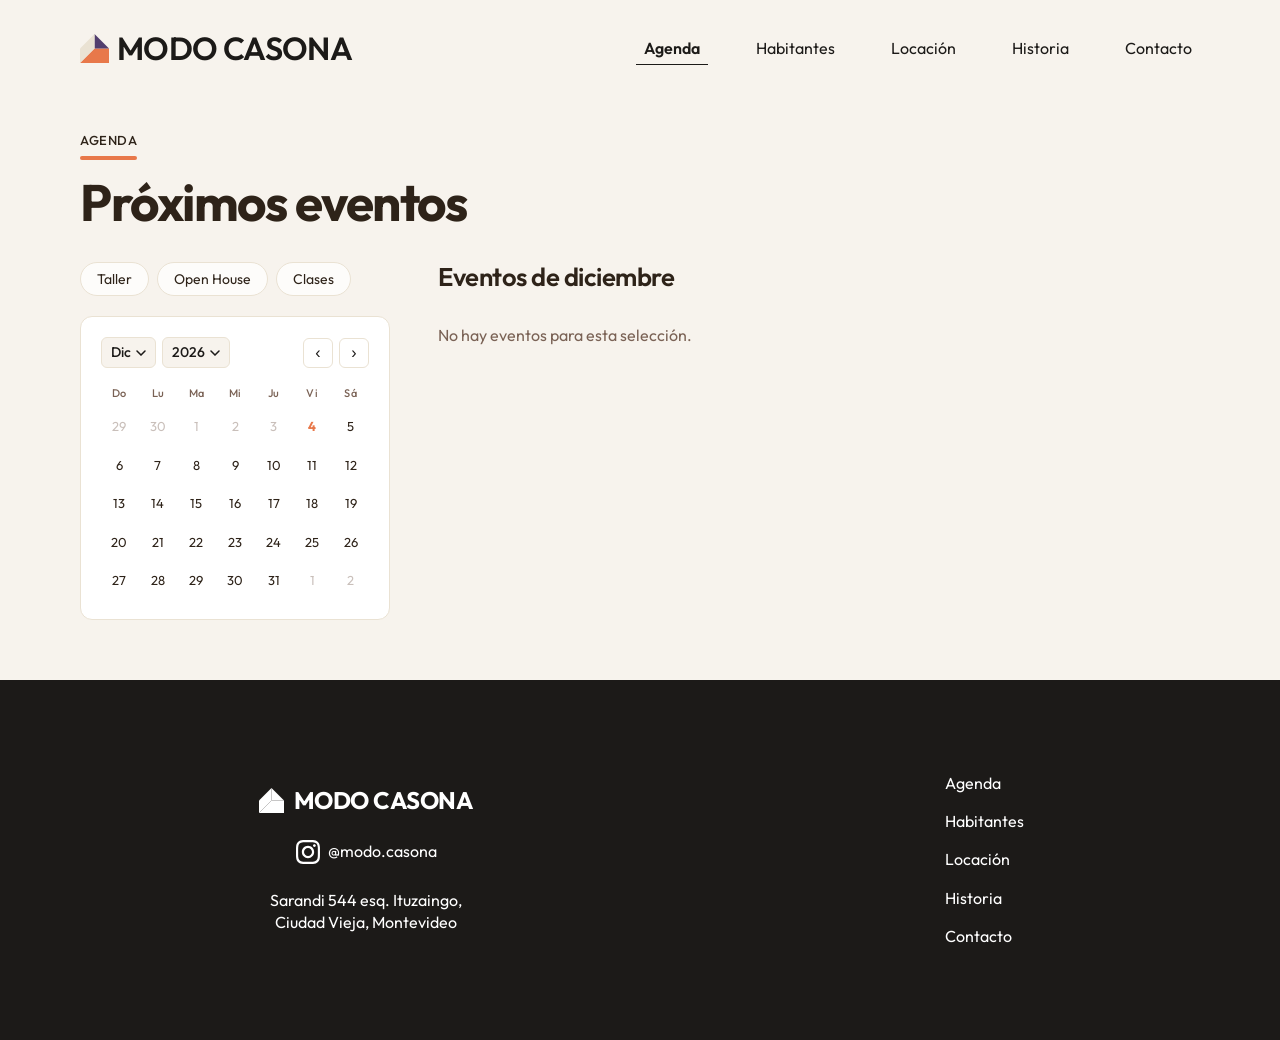
<file: agenda.html>
<!DOCTYPE html>
<html lang="es">
<head>
  <meta charset="UTF-8">
  <meta name="viewport" content="width=device-width, initial-scale=1.0">
  <title>Agenda — Modo Casona</title>
  <link rel="icon" type="image/png" href="image/favicon.png">
  <link rel="preconnect" href="https://fonts.googleapis.com">
  <link rel="preconnect" href="https://fonts.gstatic.com" crossorigin>
  <link href="https://fonts.googleapis.com/css2?family=Outfit:wght@400;500;600;700&display=swap" rel="stylesheet">
  <link rel="stylesheet" href="design.css">
  <style>
    /* ── AGENDA MAIN ─────────────────────────────────── */
    .agenda-main {
      display: flex;
      flex-direction: column;
      padding: 36px 80px 60px;
      background: var(--bg-secondary);
    }


    .agenda-title {
      font-size: clamp(32px, 4vw, 60px);
      font-weight: 700;
      color: var(--carbon-2);
      letter-spacing: -1.5px;
      line-height: 1.1;
      margin-top: 14px;
    }

    .agenda-layout {
      display: flex;
      gap: 48px;
      align-items: flex-start;
      margin-top: 32px;
    }

    /* ── SIDEBAR (left) ──────────────────────────────── */
    .agenda-sidebar {
      width: 310px;
      flex-shrink: 0;
      display: flex;
      flex-direction: column;
      gap: 20px;
    }

    .filter-tabs {
      display: flex;
      flex-wrap: wrap;
      gap: 8px;
    }

    .filter-tab {
      font-family: 'Outfit', sans-serif;
      font-size: 14px;
      font-weight: 400;
      color: var(--carbon-2);
      background: var(--bg-primary);
      border: 1.1px solid var(--cream);
      border-radius: 20px;
      cursor: pointer;
      padding: 7px 16px;
      transition: background .15s, color .15s, border-color .15s;
      line-height: 1.3;
      white-space: nowrap;
    }

    .filter-tab:hover { background: var(--cream); }

    .filter-tab.active {
      background: var(--violeta);
      border-color: var(--violeta);
      color: #fff;
      font-weight: 500;
    }

    /* ── CALENDAR WIDGET ─────────────────────────────── */
    .calendar-widget {
      background: #fff;
      border: 1.15px solid var(--cream);
      border-radius: 12px;
      padding: 20px;
    }

    .cal-header {
      display: flex;
      align-items: center;
      gap: 6px;
      margin-bottom: 14px;
    }

    /* Custom picker (replaces native <select>) */
    .cal-picker {
      position: relative;
    }

    .cal-picker-trigger {
      display: flex;
      align-items: center;
      gap: 5px;
      font-family: 'Outfit', sans-serif;
      font-size: 14px;
      font-weight: 500;
      color: var(--carbon);
      background: var(--bg-secondary);
      border: 1.1px solid var(--cream);
      border-radius: 6px;
      padding: 5px 9px;
      cursor: pointer;
      white-space: nowrap;
      transition: background .15s;
      line-height: 1.3;
    }

    .cal-picker-trigger:hover,
    .cal-picker-trigger.open { background: var(--cream); }

    .cal-picker-panel {
      display: none;
      position: absolute;
      top: calc(100% + 5px);
      left: 0;
      background: #fff;
      border: 1.1px solid var(--cream);
      border-radius: 10px;
      box-shadow: 0 8px 28px rgba(0,0,0,.10);
      padding: 10px;
      z-index: 100;
    }

    .cal-picker-panel.open { display: block; }

    .cal-months-grid {
      display: grid;
      grid-template-columns: repeat(3, 1fr);
      gap: 2px;
      min-width: 200px;
    }

    .cal-month-opt {
      font-family: 'Outfit', sans-serif;
      font-size: 14px;
      font-weight: 400;
      color: var(--carbon);
      background: none;
      border: none;
      cursor: pointer;
      padding: 8px 6px;
      border-radius: 6px;
      text-align: center;
      transition: background .15s;
      line-height: 1.2;
    }

    .cal-month-opt:hover { background: var(--bg-secondary); }
    .cal-month-opt.selected { font-weight: 700; }

    .cal-years-list {
      display: flex;
      flex-direction: column;
      gap: 2px;
      min-width: 90px;
    }

    .cal-year-opt {
      font-family: 'Outfit', sans-serif;
      font-size: 14px;
      font-weight: 400;
      color: var(--carbon);
      background: none;
      border: none;
      cursor: pointer;
      padding: 8px 12px;
      border-radius: 6px;
      text-align: left;
      transition: background .15s;
      line-height: 1.2;
      width: 100%;
    }

    .cal-year-opt:hover { background: var(--bg-secondary); }
    .cal-year-opt.selected { font-weight: 700; }

    .cal-nav-btn {
      background: none;
      border: 1.1px solid var(--cream);
      border-radius: 6px;
      cursor: pointer;
      font-size: 16px;
      color: var(--carbon);
      width: 30px;
      height: 30px;
      display: flex;
      align-items: center;
      justify-content: center;
      transition: background .15s;
      line-height: 1;
      padding: 0;
      flex-shrink: 0;
    }

    .cal-nav-btn:first-of-type { margin-left: auto; }
    .cal-nav-btn:hover { background: var(--cream); }

    /* ── CALENDAR GRID ───────────────────────────────── */
    .cal-grid {
      display: grid;
      grid-template-columns: repeat(7, 1fr);
      gap: 2px;
    }

    .cal-day-header {
      font-size: 11px;
      font-weight: 500;
      color: var(--text-muted);
      text-align: center;
      padding: 4px 0 6px;
      letter-spacing: .3px;
    }

    .cal-day {
      aspect-ratio: 1;
      display: flex;
      align-items: center;
      justify-content: center;
      font-size: 13px;
      font-weight: 400;
      border-radius: 50%;
      cursor: pointer;
      color: var(--carbon-2);
      transition: background .15s;
      user-select: none;
    }

    .cal-day:not(.other-month):not(.past):hover { background: var(--cream); }
    .cal-day.other-month,
    .cal-day.past        { color: var(--text-muted); opacity: .4; cursor: default; pointer-events: none; }
    .cal-day.has-event   { background: rgba(232, 120, 74, .22); font-weight: 600; }
    .cal-day.has-event:not(.past):hover { background: rgba(232, 120, 74, .38); }
    .cal-day.selected    { background: var(--carbon-2) !important; color: #fff !important; }
    .cal-day.today:not(.selected) { font-weight: 700; color: var(--orange); }
    .cal-day:focus-visible {
      outline: 2px solid var(--brand);
      outline-offset: -2px;
      border-radius: 50%;
    }

    /* ── EVENT PANEL (right) ─────────────────────────── */
    .agenda-events {
      flex: 1;
      min-width: 0;
    }

    .agenda-date-heading {
      font-size: clamp(18px, 2vw, 28px);
      font-weight: 600;
      color: var(--carbon-2);
      letter-spacing: -.5px;
      margin-bottom: 8px;
      line-height: 1.2;
    }

    /* Solo esta lista scrollea */
    .events-list {
      max-height: 460px;
      overflow-y: auto;
      padding-right: 6px;
      scrollbar-width: thin;
      scrollbar-color: var(--cream) transparent;
    }

    .event-fechas {
      display: flex;
      flex-wrap: wrap;
      gap: 6px;
      margin-top: 2px;
    }

    .event-fecha-pill {
      display: inline-flex;
      align-items: center;
      gap: 5px;
      font-size: 13px;
      font-weight: 400;
      background: var(--bg-secondary);
      color: var(--text-muted);
      padding: 4px 10px;
      border-radius: 20px;
      border: 1px solid var(--cream);
      line-height: 1.3;
      white-space: nowrap;
    }


    .events-list::-webkit-scrollbar       { width: 4px; }
    .events-list::-webkit-scrollbar-track { background: transparent; }
    .events-list::-webkit-scrollbar-thumb { background: var(--cream); border-radius: 4px; }
    .events-list::-webkit-scrollbar-thumb:hover { background: var(--text-muted); }

    .event-card {
      display: flex;
      gap: 20px;
      align-items: flex-start;
      padding: 18px 0;
      border-bottom: 1px solid var(--cream);
    }

    .event-card:first-child { border-top: 1px solid var(--cream); }

    .event-card-img {
      width: 112px;
      height: 90px;
      object-fit: cover;
      border-radius: 8px;
      flex-shrink: 0;
      background: var(--cream);
      display: block;
    }

    .event-card-content {
      flex: 1;
      display: flex;
      flex-direction: column;
      gap: 4px;
      min-width: 0;
    }

    .event-card-tag {
      display: inline-flex;
      background: var(--violeta);
      color: #fff;
      font-size: 12px;
      font-weight: 600;
      padding: 3px 9px;
      border-radius: 4px;
      width: fit-content;
      line-height: 1.4;
      margin-bottom: 2px;
    }

    .event-card-title {
      font-size: clamp(16px, 1.4vw, 21px);
      font-weight: 600;
      color: var(--carbon-2);
      letter-spacing: -.3px;
      line-height: 1.2;
    }

    .event-card-meta {
      font-size: 13px;
      color: var(--text-muted);
      line-height: 1.4;
      display: flex;
      align-items: center;
      gap: 10px;
      flex-wrap: wrap;
    }

    .event-card-desc {
      font-size: 14px;
      color: var(--text-muted);
      line-height: 1.5;
      margin-top: 2px;
    }

    .event-card-action {
      flex-shrink: 0;
      align-self: center;
      font-size: 15px;
      padding: 10px 15px;
    }

    .tag-libre {
      flex-shrink: 0;
      align-self: center;
      display: inline-flex;
      align-items: center;
      font-family: 'Outfit', sans-serif;
      font-size: 14px;
      font-weight: 500;
      color: #3a7a56;
      background: rgba(100, 175, 130, .13);
      padding: 10px 16px;
      border-radius: 20px;
      line-height: 1;
      pointer-events: none;
      user-select: none;
      white-space: nowrap;
    }

    .events-empty {
      font-size: 16px;
      color: var(--text-muted);
      padding: 24px 0;
    }

    /* ── TABLET ≤1100px ──────────────────────────────── */
    @media (max-width: 1100px) {
      .agenda-main    { padding: 32px 40px 60px; }
      .agenda-sidebar { width: 260px; }
      .agenda-layout  { gap: 32px; }
    }

    /* ── MOBILE ≤768px ───────────────────────────────── */
    @media (max-width: 768px) {
      .agenda-main   { padding: 24px 16px 48px; }
      .agenda-title  { font-size: clamp(28px, 8vw, 40px); }

      .agenda-layout {
        flex-direction: column;
        gap: 24px;
        margin-top: 20px;
      }

      .agenda-sidebar  { width: 100%; }
      .calendar-widget { width: 100%; max-width: 100%; box-sizing: border-box; }
      .filter-tabs     { gap: 6px; }

      .events-list     { max-height: none; padding-right: 0; }
      .agenda-date-heading { font-size: 20px; }

      .event-card        { gap: 12px; padding: 14px 0; }
      .event-card-img    { width: 80px; height: 66px; flex-shrink: 0; }
      .event-card-title  { font-size: 15px; }
      .event-card-desc   { font-size: 13px; }
      .event-card-action { display: none; }
      .event-fecha-pill  { font-size: 12px; padding: 3px 9px; }
    }
  </style>
</head>
<body class="agenda-page">

  <a class="skip-link" href="#main-content">Saltar al contenido</a>
  <nav class="nav" aria-label="Navegación principal">
    <a href="index.html" class="nav-logo" aria-label="Modo Casona — Inicio">
      <img src="image/logo.svg" alt="" width="29" height="29" aria-hidden="true">
      <span class="nav-logo-text">MODO CASONA</span>
    </a>
    <ul class="nav-links">
      <li><a href="agenda.html" class="active" aria-current="page">Agenda</a></li>
      <li><a href="residentes.html">Habitantes</a></li>
      <li><a href="locacion.html">Locación</a></li>
      <li><a href="historia.html">Historia</a></li>
      <li><a href="contacto.html">Contacto</a></li>
    </ul>
    <button class="nav-hamburger" id="nav-hamburger" aria-label="Abrir menú" aria-expanded="false" aria-controls="nav-mobile-overlay">
      <span></span><span></span><span></span>
    </button>
  </nav>
  <div class="nav-mobile-overlay" id="nav-mobile-overlay" role="dialog" aria-label="Menú" style="display:none;position:fixed;inset:0;background:#f7f3ed;z-index:300;flex-direction:column;align-items:center;justify-content:center;gap:8px;">
    <a href="index.html"      style="font-size:28px;font-weight:600;color:#1c1a18;text-decoration:none;padding:12px 24px;">Inicio</a>
    <a href="agenda.html"     style="font-size:28px;font-weight:600;color:#8f3d18;text-decoration:none;padding:12px 24px;">Agenda</a>
    <a href="residentes.html" style="font-size:28px;font-weight:600;color:#1c1a18;text-decoration:none;padding:12px 24px;">Habitantes</a>
    <a href="locacion.html"   style="font-size:28px;font-weight:600;color:#1c1a18;text-decoration:none;padding:12px 24px;">Locación</a>
    <a href="historia.html"   style="font-size:28px;font-weight:600;color:#1c1a18;text-decoration:none;padding:12px 24px;">Historia</a>
    <a href="contacto.html"   style="font-size:28px;font-weight:600;color:#1c1a18;text-decoration:none;padding:12px 24px;">Contacto</a>
  </div>
  <script>
    (function(){
      var btn=document.getElementById('nav-hamburger');
      var ov=document.getElementById('nav-mobile-overlay');
      if(!btn||!ov)return;
      btn.onclick=function(){
        var open=btn.classList.toggle('is-open');
        ov.style.display=open?'flex':'none';
        document.body.style.overflow=open?'hidden':'';
      };
      ov.querySelectorAll('a').forEach(function(a){
        a.onclick=function(){
          btn.classList.remove('is-open');
          ov.style.display='none';
          document.body.style.overflow='';
        };
      });
    })();
  </script>

  <main class="agenda-main" id="main-content">
    <div class="agenda-header">
      <div class="section-mark">
        <span>AGENDA</span>
        <div class="section-mark-line"></div>
      </div>
      <h1 class="agenda-title">Próximos eventos</h1>
    </div>

    <div class="agenda-layout">

      <!-- ── LEFT: filters + calendar ───────────────── -->
      <aside class="agenda-sidebar">
        <div class="filter-tabs" id="filter-tabs"></div>

        <div class="calendar-widget">
          <div class="cal-header">
            <!-- Custom month picker -->
            <div class="cal-picker" id="month-picker">
              <button class="cal-picker-trigger" id="cal-month-trigger" aria-haspopup="listbox">
                <span id="cal-month-label"></span>
                <svg width="10" height="6" viewBox="0 0 10 6" fill="none" aria-hidden="true">
                  <path d="M1 1l4 4 4-4" stroke="currentColor" stroke-width="1.5" stroke-linecap="round"/>
                </svg>
              </button>
              <div class="cal-picker-panel" id="cal-month-panel" role="listbox">
                <div class="cal-months-grid" id="cal-months-grid"></div>
              </div>
            </div>
            <!-- Custom year picker -->
            <div class="cal-picker" id="year-picker">
              <button class="cal-picker-trigger" id="cal-year-trigger" aria-haspopup="listbox">
                <span id="cal-year-label"></span>
                <svg width="10" height="6" viewBox="0 0 10 6" fill="none" aria-hidden="true">
                  <path d="M1 1l4 4 4-4" stroke="currentColor" stroke-width="1.5" stroke-linecap="round"/>
                </svg>
              </button>
              <div class="cal-picker-panel" id="cal-year-panel" role="listbox">
                <div class="cal-years-list" id="cal-years-list"></div>
              </div>
            </div>
            <button id="cal-prev" class="cal-nav-btn" aria-label="Mes anterior">&#8249;</button>
            <button id="cal-next" class="cal-nav-btn" aria-label="Mes siguiente">&#8250;</button>
          </div>
          <div class="cal-grid" id="cal-grid" role="grid" aria-label="Calendario de eventos"></div>
        </div>
      </aside>

      <!-- ── RIGHT: event list (scrolls) ────────────── -->
      <section class="agenda-events">
        <h2 class="agenda-date-heading" id="agenda-date-heading">Todos los próximos eventos</h2>
        <div class="events-list" id="events-list">
          <p class="events-empty">Cargando eventos…</p>
        </div>
      </section>

    </div>
  </main>

  <footer>
    <div class="footer-inner">
      <div class="footer-brand">
        <div class="footer-logo">
          <img src="image/logo.svg" alt="Modo Casona" width="25" height="25" style="filter:brightness(0) invert(1)">
          <span class="footer-logo-text">MODO CASONA</span>
        </div>
        <div class="footer-instagram">
          <svg width="24" height="24" viewBox="0 0 24 24" fill="white">
            <path d="M12 2.163c3.204 0 3.584.012 4.85.07 3.252.148 4.771 1.691 4.919 4.919.058 1.265.069 1.645.069 4.849 0 3.205-.012 3.584-.069 4.849-.149 3.225-1.664 4.771-4.919 4.919-1.266.058-1.644.07-4.85.07-3.204 0-3.584-.012-4.849-.07-3.26-.149-4.771-1.699-4.919-4.92-.058-1.265-.07-1.644-.07-4.849 0-3.204.013-3.583.07-4.849.149-3.227 1.664-4.771 4.919-4.919 1.266-.057 1.645-.069 4.849-.069zm0-2.163c-3.259 0-3.667.014-4.947.072-4.358.2-6.78 2.618-6.98 6.98-.059 1.281-.073 1.689-.073 4.948 0 3.259.014 3.668.072 4.948.2 4.358 2.618 6.78 6.98 6.98 1.281.058 1.689.072 4.948.072 3.259 0 3.668-.014 4.948-.072 4.354-.2 6.782-2.618 6.979-6.98.059-1.28.073-1.689.073-4.948 0-3.259-.014-3.667-.072-4.947-.196-4.354-2.617-6.78-6.979-6.98-1.281-.059-1.69-.073-4.949-.073zm0 5.838c-3.403 0-6.162 2.759-6.162 6.162s2.759 6.163 6.162 6.163 6.162-2.759 6.162-6.163c0-3.403-2.759-6.162-6.162-6.162zm0 10.162c-2.209 0-4-1.79-4-4 0-2.209 1.791-4 4-4s4 1.791 4 4c0 2.21-1.791 4-4 4zm6.406-11.845c-.796 0-1.441.645-1.441 1.44s.645 1.44 1.441 1.44c.795 0 1.439-.645 1.439-1.44s-.644-1.44-1.439-1.44z"/>
          </svg>
          <a href="https://www.instagram.com/modo.casona" target="_blank" rel="noopener">@modo.casona</a>
        </div>
        <p class="footer-address">Sarandi 544 esq. Ituzaingo, Ciudad Vieja, Montevideo</p>
      </div>
      <nav class="footer-nav" aria-label="Navegación del pie de página">
        <a href="agenda.html">Agenda</a>
        <a href="residentes.html">Habitantes</a>
        <a href="locacion.html">Locación</a>
        <a href="historia.html">Historia</a>
        <a href="contacto.html">Contacto</a>
      </nav>
    </div>
  </footer>

  <script src="main.js"></script>
  <script>
  (function () {
    var MESES       = ['enero','febrero','marzo','abril','mayo','junio','julio','agosto','septiembre','octubre','noviembre','diciembre'];
    var MESES_SHORT = ['Ene','Feb','Mar','Abr','May','Jun','Jul','Ago','Set','Oct','Nov','Dic'];
    var DIAS        = ['Do','Lu','Ma','Mi','Ju','Vi','Sá'];

    var allEvents    = [];
    var selectedDate = null;
    var selectedTipo = null;
    var today        = new Date();
    var calYear      = today.getFullYear();
    var calMonth     = today.getMonth();

    function pad(n) { return n < 10 ? '0' + n : '' + n; }

    function todayISO() {
      return today.getFullYear() + '-' + pad(today.getMonth() + 1) + '-' + pad(today.getDate());
    }

    function formatFecha(iso) {
      if (!iso) return '';
      var p = iso.split('-');
      return parseInt(p[2], 10) + ' de ' + MESES[parseInt(p[1], 10) - 1] + ', ' + p[0];
    }

    /* ── Custom pickers ─────────────────────────────── */
    function updatePickerLabels() {
      var ml = document.getElementById('cal-month-label');
      var yl = document.getElementById('cal-year-label');
      if (ml) ml.textContent = MESES_SHORT[calMonth];
      if (yl) yl.textContent = calYear;
    }

    function closeAllPickers() {
      document.querySelectorAll('.cal-picker-trigger').forEach(function (t) { t.classList.remove('open'); });
      document.querySelectorAll('.cal-picker-panel').forEach(function (p) { p.classList.remove('open'); });
    }

    function renderMonthPanel() {
      var grid = document.getElementById('cal-months-grid');
      if (!grid) return;
      grid.innerHTML = MESES_SHORT.map(function (m, i) {
        var sel = i === calMonth ? ' selected' : '';
        return '<button class="cal-month-opt' + sel + '" data-m="' + i + '">' + m + '</button>';
      }).join('');
      grid.querySelectorAll('.cal-month-opt').forEach(function (btn) {
        btn.onclick = function (e) {
          e.stopPropagation();
          calMonth = parseInt(btn.dataset.m, 10);
          selectedDate = null;
          closeAllPickers();
          updatePickerLabels();
          renderCalendar();
          renderEvents();
        };
      });
    }

    function renderYearPanel() {
      var list = document.getElementById('cal-years-list');
      if (!list) return;
      var base = today.getFullYear();
      var html = '';
      for (var y = base; y <= base + 2; y++) {
        html += '<button class="cal-year-opt' + (y === calYear ? ' selected' : '') + '" data-y="' + y + '">' + y + '</button>';
      }
      list.innerHTML = html;
      list.querySelectorAll('.cal-year-opt').forEach(function (btn) {
        btn.onclick = function (e) {
          e.stopPropagation();
          calYear = parseInt(btn.dataset.y, 10);
          selectedDate = null;
          closeAllPickers();
          updatePickerLabels();
          renderCalendar();
          renderEvents();
        };
      });
    }

    function initPickers() {
      var monthTrigger = document.getElementById('cal-month-trigger');
      var monthPanel   = document.getElementById('cal-month-panel');
      var yearTrigger  = document.getElementById('cal-year-trigger');
      var yearPanel    = document.getElementById('cal-year-panel');

      updatePickerLabels();

      if (monthTrigger && monthPanel) {
        monthTrigger.onclick = function (e) {
          e.stopPropagation();
          var open = monthPanel.classList.contains('open');
          closeAllPickers();
          if (!open) { renderMonthPanel(); monthPanel.classList.add('open'); monthTrigger.classList.add('open'); }
        };
      }
      if (yearTrigger && yearPanel) {
        yearTrigger.onclick = function (e) {
          e.stopPropagation();
          var open = yearPanel.classList.contains('open');
          closeAllPickers();
          if (!open) { renderYearPanel(); yearPanel.classList.add('open'); yearTrigger.classList.add('open'); }
        };
      }

      document.addEventListener('click', closeAllPickers);

      var prevBtn = document.getElementById('cal-prev');
      var nextBtn = document.getElementById('cal-next');
      if (prevBtn) {
        prevBtn.onclick = function () {
          if (--calMonth < 0) { calMonth = 11; calYear--; }
          selectedDate = null;
          updatePickerLabels();
          renderCalendar();
          renderEvents();
        };
      }
      if (nextBtn) {
        nextBtn.onclick = function () {
          if (++calMonth > 11) { calMonth = 0; calYear++; }
          selectedDate = null;
          updatePickerLabels();
          renderCalendar();
          renderEvents();
        };
      }
    }

    /* ── Filter tabs ────────────────────────────────── */
    function renderFilterTabs() {
      var container = document.getElementById('filter-tabs');
      if (!container) return;
      var tipos = [];
      allEvents.forEach(function (e) {
        if (e.tipo && tipos.indexOf(e.tipo) === -1) tipos.push(e.tipo);
      });
      container.innerHTML = tipos.map(function (t) {
        return '<button class="filter-tab' + (selectedTipo === t ? ' active' : '') + '" data-tipo="' + t + '">' + t + '</button>';
      }).join('');
      container.querySelectorAll('.filter-tab').forEach(function (btn) {
        btn.onclick = function () {
          selectedTipo = (selectedTipo === btn.dataset.tipo) ? null : btn.dataset.tipo;
          selectedDate = null;
          renderFilterTabs();
          renderCalendar();
          renderEvents();
        };
      });
    }

    /* ── Calendar grid ──────────────────────────────── */
    function renderCalendar() {
      var grid = document.getElementById('cal-grid');
      if (!grid) return;

      var eventDates = {};
      allEvents.forEach(function (e) { if (e.fecha) eventDates[e.fecha] = true; });

      var firstDay    = new Date(calYear, calMonth, 1);
      var lastDay     = new Date(calYear, calMonth + 1, 0);
      var startDow    = firstDay.getDay();
      var daysInMonth = lastDay.getDate();
      var prevLast    = new Date(calYear, calMonth, 0).getDate();
      var totalSlots  = (startDow + daysInMonth > 35) ? 42 : 35;
      var todayStr    = todayISO();

      var html = DIAS.map(function (d) {
        return '<div class="cal-day-header" role="columnheader" aria-label="' + d + '">' + d + '</div>';
      }).join('');

      for (var i = 0; i < startDow; i++) {
        html += '<div class="cal-day other-month" role="gridcell" aria-hidden="true">' + (prevLast - startDow + 1 + i) + '</div>';
      }
      for (var d = 1; d <= daysInMonth; d++) {
        var iso      = calYear + '-' + pad(calMonth + 1) + '-' + pad(d);
        var isPast   = iso < todayStr;
        var hasEv    = !!eventDates[iso];
        var isToday  = iso === todayStr;
        var isSel    = iso === selectedDate;
        var focusable = hasEv && !isPast;

        var cls = 'cal-day';
        if (hasEv)   cls += ' has-event';
        if (isSel)   cls += ' selected';
        if (isToday) cls += ' today';
        if (isPast)  cls += ' past';

        var labelParts = [d + ' de ' + MESES[calMonth]];
        if (isToday) labelParts.push('hoy');
        if (isPast)  labelParts.push('pasado');
        if (hasEv)   labelParts.push('tiene eventos');

        html += '<div class="' + cls + '" data-date="' + iso + '"'
          + ' role="gridcell"'
          + ' aria-label="' + labelParts.join(', ') + '"'
          + (isSel  ? ' aria-selected="true"' : '')
          + (isPast ? ' aria-disabled="true"' : '')
          + (focusable ? ' tabindex="-1"' : '')
          + '>' + d + '</div>';
      }
      for (var j = 1; j <= totalSlots - startDow - daysInMonth; j++) {
        html += '<div class="cal-day other-month" role="gridcell" aria-hidden="true">' + j + '</div>';
      }

      grid.innerHTML = html;

      /* ── Roving tabindex: one cell has tabindex=0 at a time ── */
      var focusableDays = Array.from(grid.querySelectorAll('.cal-day.has-event:not(.past)'));
      var activeDay = grid.querySelector('.cal-day.selected')
        || grid.querySelector('.cal-day.today.has-event')
        || focusableDays[0];
      if (activeDay && focusableDays.indexOf(activeDay) !== -1) {
        activeDay.setAttribute('tabindex', '0');
      } else if (focusableDays[0]) {
        focusableDays[0].setAttribute('tabindex', '0');
      }

      /* ── Click ── */
      focusableDays.forEach(function (el) {
        el.addEventListener('click', function () {
          selectedDate = (selectedDate === el.dataset.date) ? null : el.dataset.date;
          renderCalendar();
          renderEvents();
        });
      });

      /* ── Keyboard: arrows navigate focusable days, Enter/Space select ── */
      grid.addEventListener('keydown', function (e) {
        var focused = document.activeElement;
        if (!focused || !focused.dataset.date) return;

        var days = focusableDays;
        var idx  = days.indexOf(focused);
        if (idx === -1) return;

        var next = null;
        if (e.key === 'ArrowRight') next = days[idx + 1];
        if (e.key === 'ArrowLeft')  next = days[idx - 1];
        if (e.key === 'ArrowDown') {
          /* find next day 7 calendar cells ahead */
          var curDate = focused.dataset.date;
          for (var k = idx + 1; k < days.length; k++) {
            if (days[k].dataset.date > curDate) { next = days[k]; break; }
          }
          if (!next) next = days[days.length - 1];
        }
        if (e.key === 'ArrowUp') {
          for (var k = idx - 1; k >= 0; k--) {
            if (days[k].dataset.date < focused.dataset.date) { next = days[k]; break; }
          }
          if (!next) next = days[0];
        }
        if (e.key === 'Home') next = days[0];
        if (e.key === 'End')  next = days[days.length - 1];

        if (e.key === 'Enter' || e.key === ' ') {
          e.preventDefault();
          focused.click();
          return;
        }

        if (next && next !== focused) {
          e.preventDefault();
          focused.setAttribute('tabindex', '-1');
          next.setAttribute('tabindex', '0');
          next.focus();
        }
      });
    }

    /* ── Agrupar por título (para eventos repetidos) ─── */
    function groupByTitulo(events) {
      var map = {}, order = [];
      events.forEach(function (e) {
        var key = e.titulo.trim();
        if (!map[key]) {
          map[key] = { titulo: e.titulo, tipo: e.tipo, descripcion: e.descripcion,
                       imagen: e.imagen, link: e.link, horario: e.horario, fechas: [] };
          order.push(key);
        }
        map[key].fechas.push(e.fecha);
        if (!map[key].imagen && e.imagen) map[key].imagen = e.imagen;
        if (!map[key].link   && e.link)   map[key].link   = e.link;
      });
      return order.map(function (k) { return map[k]; });
    }

    function formatFechaCorta(iso) {
      if (!iso) return '';
      var p = iso.split('-');
      return parseInt(p[2], 10) + ' ' + MESES_SHORT[parseInt(p[1], 10) - 1].toLowerCase();
    }

    /* ── Event list ─────────────────────────────────── */
    function renderEvents() {
      var list    = document.getElementById('events-list');
      var heading = document.getElementById('agenda-date-heading');
      if (!list) return;

      var t0 = todayISO();
      var calMonthStr = calYear + '-' + pad(calMonth + 1);

      var filtered = allEvents.filter(function (e) {
        if (!e.fecha) return false;
        if (selectedDate) return e.fecha === selectedDate;
        /* filtrar por el mes visible en el calendario */
        if (!e.fecha.startsWith(calMonthStr)) return false;
        /* dentro del mes actual, ocultar fechas pasadas */
        if (e.fecha < t0) return false;
        /* filtro por tipo si hay uno seleccionado */
        if (selectedTipo && e.tipo !== selectedTipo) return false;
        return true;
      });

      if (heading) {
        if (selectedDate) {
          var p = selectedDate.split('-');
          heading.textContent = parseInt(p[2], 10) + ' de ' + MESES[parseInt(p[1], 10) - 1] + ' ' + p[0];
        } else {
          var mesNombre = MESES[calMonth];
          heading.textContent = selectedTipo
            ? selectedTipo + ' en ' + mesNombre
            : 'Eventos de ' + mesNombre;
        }
      }

      if (!filtered.length) {
        list.innerHTML = '<p class="events-empty">No hay eventos para esta selección.</p>';
        return;
      }

      /* Agrupar solo cuando no hay fecha seleccionada */
      var groups = selectedDate ? filtered.map(function (e) {
        return { titulo: e.titulo, tipo: e.tipo, descripcion: e.descripcion,
                 imagen: e.imagen, link: e.link, horario: e.horario, fechas: [e.fecha] };
      }) : groupByTitulo(filtered);

      list.innerHTML = groups.map(function (g) {
        var img = g.imagen
          ? '<img src="' + g.imagen + '" alt="' + g.titulo + '" class="event-card-img">'
          : '<div class="event-card-img"></div>';
        var href     = g.link || 'contacto.html';
        var external = /^https?:\/\//.test(href);
        var target   = external ? ' target="_blank" rel="noopener"' : '';

        var clockSvg = '<svg width="12" height="12" viewBox="0 0 12 12" fill="none" style="flex-shrink:0"><circle cx="6" cy="6" r="5" stroke="currentColor" stroke-width="1.2"/><path d="M6 3.5V6l1.5 1.5" stroke="currentColor" stroke-width="1.2" stroke-linecap="round"/></svg>';
        var pillsInner = '';
        if (!selectedDate) {
          pillsInner += g.fechas.map(function (f) {
            return '<span class="event-fecha-pill">' + formatFechaCorta(f) + '</span>';
          }).join('');
        }
        if (g.horario) {
          pillsInner += '<span class="event-fecha-pill">' + clockSvg + g.horario + '</span>';
        }
        var fechasHtml = pillsInner ? '<div class="event-fechas">' + pillsInner + '</div>' : '';

        var meta = '';

        return '<div class="event-card">'
          + img
          + '<div class="event-card-content">'
          +   (g.tipo ? '<span class="event-card-tag">' + g.tipo + '</span>' : '')
          +   '<p class="event-card-title">' + g.titulo + '</p>'
          +   fechasHtml
          +   meta
          +   '<p class="event-card-desc">' + g.descripcion + '</p>'
          + '</div>'
          + (g.link ? '<a href="' + href + '"' + target + ' class="btn-brand event-card-action">Inscribirse</a>' : '<span class="tag-libre">Entrada libre</span>')
          + '</div>';
      }).join('');
    }

    /* ── Boot ───────────────────────────────────────── */
    initPickers();
    renderCalendar();

    fetch('data/events.json?v=' + Date.now())
      .then(function (r) { return r.json(); })
      .then(function (data) {
        allEvents = (data.events || []).sort(function (a, b) {
          return a.fecha < b.fecha ? -1 : a.fecha > b.fecha ? 1 : 0;
        });
        renderFilterTabs();
        renderCalendar();
        renderEvents();
      })
      .catch(function () {
        var list = document.getElementById('events-list');
        if (list) list.innerHTML = '<p class="events-empty">No se pudieron cargar los eventos.</p>';
      });
  })();
  </script>

</body>
</html>
</file>
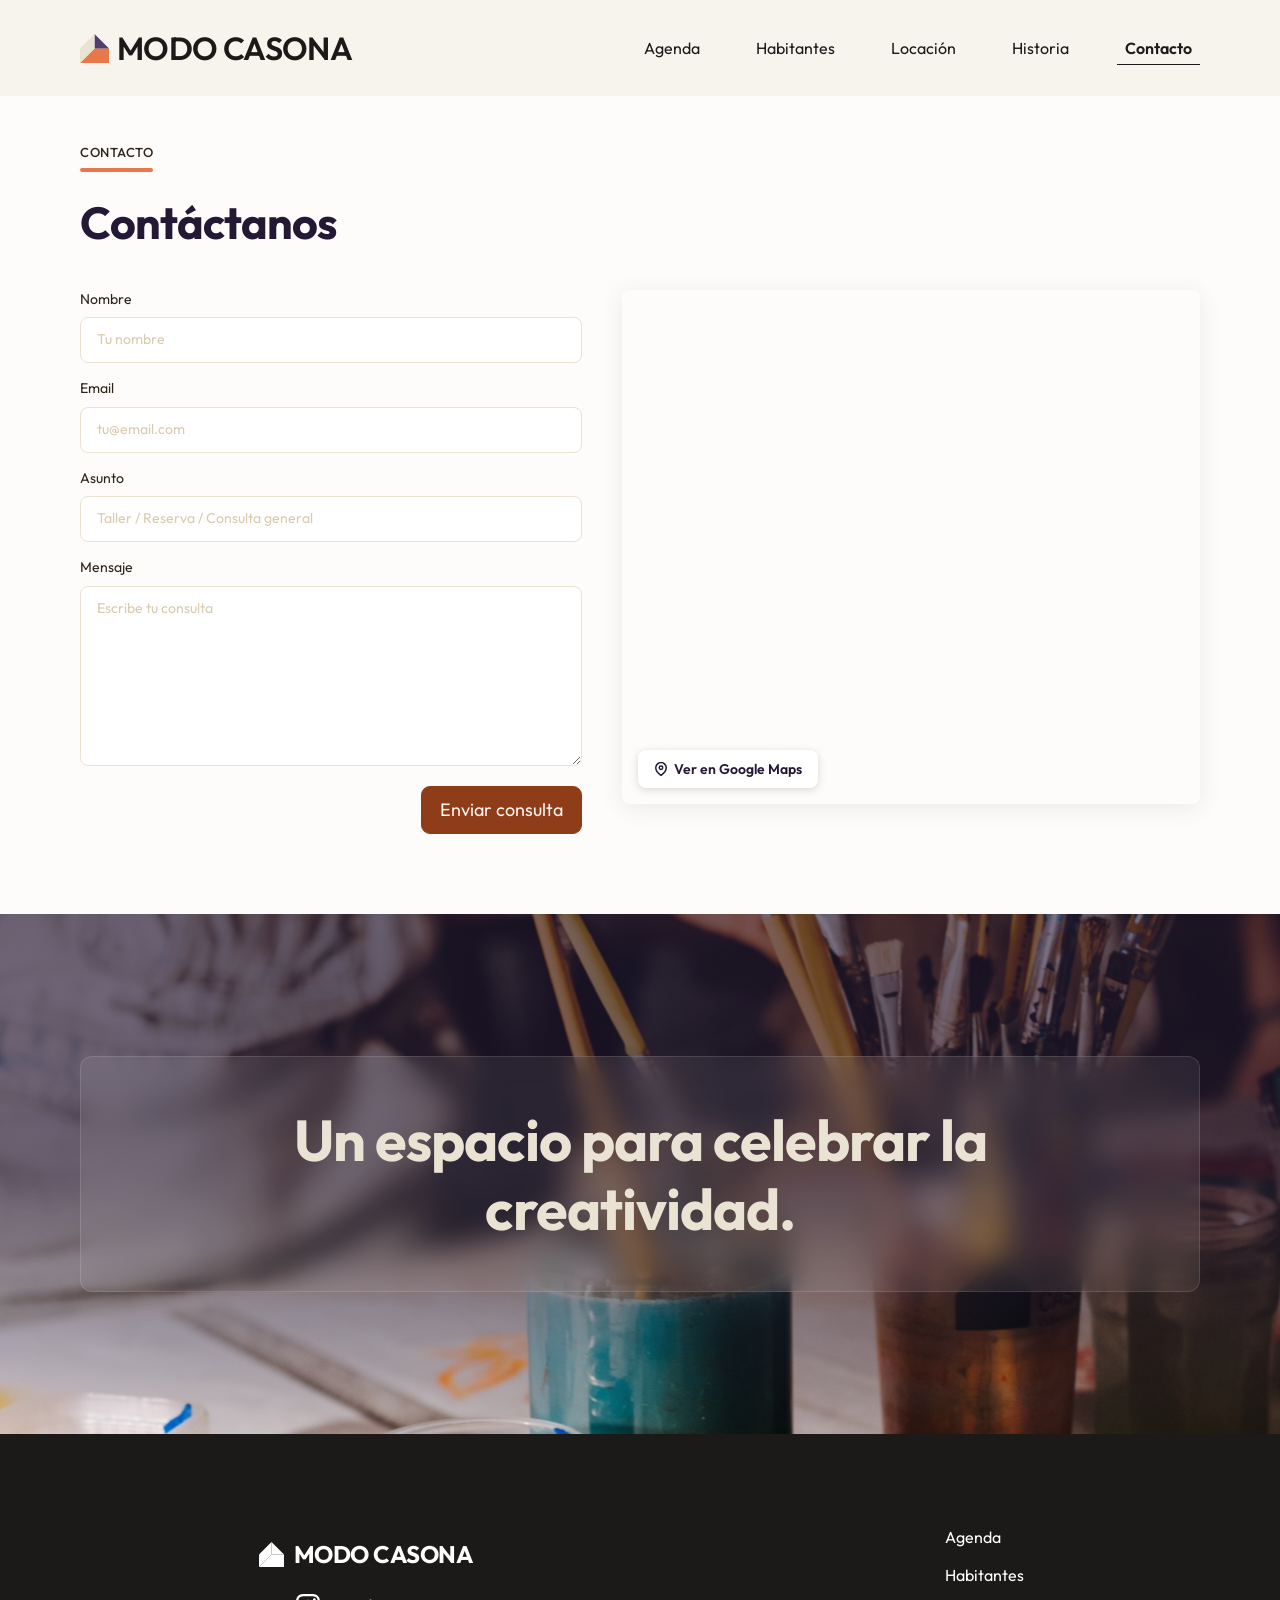
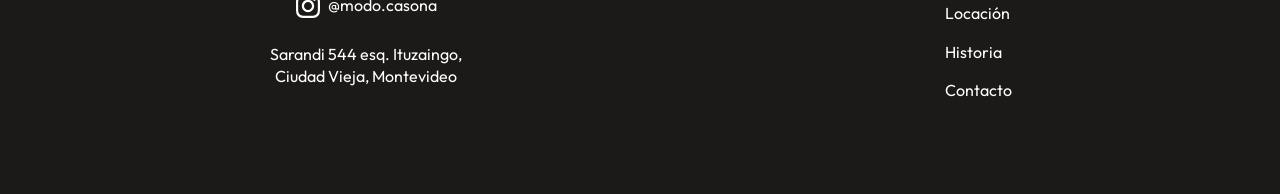
<file: contacto.html>
<!DOCTYPE html>
<html lang="es">
<head>
  <meta charset="UTF-8">
  <meta name="viewport" content="width=device-width, initial-scale=1.0">
  <title>Contacto — Modo Casona</title>
  <link rel="icon" type="image/png" href="image/favicon.png">
  <link rel="preconnect" href="https://fonts.googleapis.com">
  <link rel="preconnect" href="https://fonts.gstatic.com" crossorigin>
  <link href="https://fonts.googleapis.com/css2?family=Outfit:wght@400;500;600;700&display=swap" rel="stylesheet">
  <link rel="stylesheet" href="design.css">
  <style>
    .page-content {
      padding: 48px 80px 80px;
      display: flex;
      flex-direction: column;
      gap: 40px;
    }
    .contact-title-block { display: flex; flex-direction: column; gap: 24px; }
    .contact-page-title {
      font-size: clamp(36px, 3vw, 52px);
      font-weight: 700;
      color: var(--violeta-dark);
      letter-spacing: -1.04px;
      line-height: 1.2;
    }
    .contact-body {
      display: grid;
      grid-template-columns: 1fr 1.15fr;
      gap: 40px;
      align-items: start;
    }
    .contact-form { display: flex; flex-direction: column; gap: 16px; }
    .form-field { display: flex; flex-direction: column; gap: 8px; }
    .form-label { font-size: 16px; font-weight: 400; color: var(--carbon-2); line-height: 1.4; }
    .form-input, .form-textarea {
      width: 100%;
      background: #fff;
      border: 1px solid var(--cream);
      border-radius: 8px;
      padding: 12px 16px;
      font-family: 'Outfit', sans-serif;
      font-size: 16px;
      font-weight: 400;
      color: var(--carbon);
      line-height: 1.4;
      outline: none;
      transition: border-color .2s;
      -webkit-appearance: none;
    }
    .form-input::placeholder, .form-textarea::placeholder { color: #d8cbaf; }
    .form-input:focus, .form-textarea:focus { border-color: var(--brand); }
    .form-textarea { height: 180px; resize: vertical; min-height: 120px; }

    /* ── Validation states ── */
    .form-input.is-error,
    .form-textarea.is-error {
      border-color: #900b09;
      background: rgba(144,11,9,.04);
    }
    .form-input.is-valid,
    .form-textarea.is-valid {
      border-color: #6aab85;
    }
    .form-helper {
      font-size: 13px;
      font-weight: 400;
      color: #900b09;
      line-height: 1.3;
      display: none;
      align-items: flex-start;
      gap: 6px;
      margin-top: -2px;
    }
    .form-helper.visible { display: flex; }
    .form-helper-icon {
      display: inline-flex;
      align-items: center;
      justify-content: center;
      width: 16px;
      height: 16px;
      min-width: 16px;
      background: #900b09;
      color: #fff;
      border-radius: 50%;
      font-size: 11px;
      font-weight: 700;
      line-height: 1;
      margin-top: 1px;
    }

    /* ── Submit row + feedback ── */
    .form-submit-row { display: flex; justify-content: flex-end; margin-top: 4px; }

    .btn-brand:disabled {
      opacity: .65;
      cursor: not-allowed;
    }
    .btn-brand.is-sent {
      background: var(--brand);
      border-color: var(--brand);
      gap: 10px;
    }
    .btn-brand.is-sent img {
      width: 18px;
      height: 18px;
      filter: brightness(0) invert(1);
    }

    .form-feedback {
      display: none;
      align-items: center;
      gap: 10px;
      font-size: 15px;
      font-weight: 500;
      padding: 14px 16px;
      border-radius: 8px;
      margin-top: 4px;
      color: var(--carbon-2);
      background: rgba(142,106,74,.08);
      border: 1px solid rgba(142,106,74,.25);
    }
    .form-feedback.visible { display: flex; }
    .form-feedback--error {
      color: #900b09;
      background: rgba(144,11,9,.06);
      border-color: rgba(144,11,9,.2);
    }
    .form-feedback-icon {
      width: 20px;
      height: 20px;
      min-width: 20px;
      flex-shrink: 0;
    }
    .contact-map {
      border-radius: 8px;
      overflow: hidden;
      height: 514px;
      position: relative;
      box-shadow: 0 4px 24px rgba(0,0,0,.08);
    }
    .contact-map iframe { width: 100%; height: 100%; border: 0; display: block; }
    .contact-map-link {
      position: absolute;
      bottom: 16px;
      left: 16px;
      background: #fff;
      color: var(--violeta-dark);
      font-size: 14px;
      font-weight: 600;
      padding: 10px 16px;
      border-radius: 8px;
      text-decoration: none;
      box-shadow: 0 2px 8px rgba(0,0,0,.15);
      display: flex;
      align-items: center;
      gap: 6px;
      transition: opacity .2s;
      z-index: 1;
    }
    .contact-map-link:hover { opacity: .85; }
    .contact-banner {
      position: relative;
      height: 520px;
      overflow: hidden;
      display: flex;
      align-items: center;
      justify-content: center;
      padding: 80px;
    }
    .contact-banner-img {
      position: absolute;
      inset: 0;
      width: 100%;
      height: 100%;
      object-fit: cover;
      object-position: center 40%;
    }
    .contact-banner-gradient {
      position: absolute;
      inset: 0;
      background: linear-gradient(to bottom, rgba(36,25,52,.6) 0%, rgba(36,25,52,.6) 50%, rgba(0,0,0,0) 100%);
    }
    .contact-banner-glass {
      position: relative;
      z-index: 2;
      background: rgba(255,255,255,.07);
      backdrop-filter: blur(14px);
      -webkit-backdrop-filter: blur(14px);
      border: 1px solid rgba(255,255,255,.12);
      border-radius: 12px;
      padding: 48px 56px;
      max-width: 1400px;
      width: 100%;
    }
    .contact-banner-quote {
      font-size: clamp(36px, 5.1vw, 88px);
      font-weight: 700;
      color: var(--cream);
      letter-spacing: -2.64px;
      line-height: 1.2;
      text-align: center;
    }

    /* ── FLUID ───────────────────────────────────────── */
    .contact-page-title  { font-size: clamp(26px, 3.5vw, 52px); }
    .contact-banner-quote { font-size: clamp(26px, 4.5vw, 88px); letter-spacing: clamp(-1px, -0.15vw, -2.64px); }
    .form-label  { font-size: clamp(14px, 1.1vw, 16px); }
    .form-input,
    .form-textarea { font-size: clamp(14px, 1.1vw, 16px); }

    /* ── TABLET ≤1100px ──────────────────────────────── */
    @media (max-width: 1100px) {
      .page-content   { padding: 40px 40px 60px; gap: 32px; }
      .contact-body   { grid-template-columns: 1fr 1fr; gap: 28px; }
      .contact-map    { height: 440px; }
      .contact-banner { height: 420px; padding: 40px; }
    }

    /* ── MOBILE ≤768px ───────────────────────────────── */
    @media (max-width: 768px) {
      .page-content   { padding: 28px 16px 60px; gap: 24px; }

      /* Form + map stack vertically */
      .contact-body   { grid-template-columns: 1fr; gap: 24px; }
      .contact-map    { height: 260px; border-radius: 6px; }
      .contact-map-link { font-size: 13px; padding: 8px 12px; }

      /* Form inputs */
      .form-input     { min-height: 46px; font-size: 16px; } /* 16px evita zoom en iOS */
      .form-textarea  { height: 140px; font-size: 16px; }
      .form-submit-row { justify-content: stretch; }
      .form-submit-row .btn-brand { width: 100%; justify-content: center; min-height: 50px; font-size: 17px; }

      /* Banner */
      .contact-banner { height: 300px; padding: 16px; }
      .contact-banner-glass { padding: 20px 16px; }
    }
  </style>
</head>
<body>

  <a class="skip-link" href="#main-content">Saltar al contenido</a>
  <nav class="nav" aria-label="Navegación principal">
    <a href="index.html" class="nav-logo" aria-label="Modo Casona — Inicio">
      <img src="image/logo.svg" alt="" width="29" height="29" aria-hidden="true">
      <span class="nav-logo-text">MODO CASONA</span>
    </a>
    <ul class="nav-links">
      <li><a href="agenda.html">Agenda</a></li>
      <li><a href="residentes.html">Habitantes</a></li>
      <li><a href="locacion.html">Locación</a></li>
      <li><a href="historia.html">Historia</a></li>
      <li><a href="contacto.html" class="active" aria-current="page">Contacto</a></li>
    </ul>
    <button class="nav-hamburger" id="nav-hamburger" aria-label="Abrir menú" aria-expanded="false" aria-controls="nav-mobile-overlay">
      <span></span><span></span><span></span>
    </button>
  </nav>
  <div class="nav-mobile-overlay" id="nav-mobile-overlay" role="dialog" aria-label="Menú" style="display:none;position:fixed;inset:0;background:#f7f3ed;z-index:300;flex-direction:column;align-items:center;justify-content:center;gap:8px;">
    <a href="index.html" style="font-size:28px;font-weight:600;color:#1c1a18;text-decoration:none;padding:12px 24px;">Inicio</a>
    <a href="agenda.html" style="font-size:28px;font-weight:600;color:#1c1a18;text-decoration:none;padding:12px 24px;">Agenda</a>
    <a href="residentes.html" style="font-size:28px;font-weight:600;color:#1c1a18;text-decoration:none;padding:12px 24px;">Habitantes</a>
    <a href="locacion.html" style="font-size:28px;font-weight:600;color:#1c1a18;text-decoration:none;padding:12px 24px;">Locación</a>
    <a href="historia.html" style="font-size:28px;font-weight:600;color:#1c1a18;text-decoration:none;padding:12px 24px;">Historia</a>
    <a href="contacto.html" style="font-size:28px;font-weight:600;color:#8f3d18;text-decoration:none;padding:12px 24px;">Contacto</a>
  </div>
  <script>
    (function(){
      var btn=document.getElementById('nav-hamburger');
      var ov=document.getElementById('nav-mobile-overlay');
      if(!btn||!ov)return;
      btn.onclick=function(){
        var open=btn.classList.toggle('is-open');
        ov.style.display=open?'flex':'none';
        document.body.style.overflow=open?'hidden':'';
      };
      ov.querySelectorAll('a').forEach(function(a){
        a.onclick=function(){
          btn.classList.remove('is-open');
          ov.style.display='none';
          document.body.style.overflow='';
        };
      });
    })();
  </script>

  <main class="page-content" id="main-content">

    <div class="contact-title-block">
      <div class="section-mark">
        <span>CONTACTO</span>
        <div class="section-mark-line"></div>
      </div>
      <h1 class="contact-page-title">Contáctanos</h1>
    </div>

    <div class="contact-body">

      <form class="contact-form" id="contact-form" novalidate>
        <!-- Web3Forms: reemplazá YOUR_ACCESS_KEY con la clave que recibís en modo.casona@gmail.com -->
        <input type="hidden" name="access_key" value="f702ddb9-7b95-4914-afd5-2329d3bf4fb4">
        <input type="hidden" name="subject" value="Nueva consulta desde modocasona.com">
        <input type="hidden" name="from_name" value="Modo Casona Web">

        <div class="form-field">
          <label class="form-label" for="nombre">Nombre</label>
          <input class="form-input" type="text" id="nombre" name="nombre" placeholder="Tu nombre" autocomplete="name" aria-describedby="helper-nombre">
          <p class="form-helper" id="helper-nombre" role="alert">
            <span class="form-helper-icon">!</span>
            Por favor ingresá tu nombre.
          </p>
        </div>

        <div class="form-field">
          <label class="form-label" for="email">Email</label>
          <input class="form-input" type="email" id="email" name="email" placeholder="tu@email.com" autocomplete="email" aria-describedby="helper-email">
          <p class="form-helper" id="helper-email" role="alert">
            <span class="form-helper-icon">!</span>
            Ingresá un email válido, por ejemplo tu@email.com
          </p>
        </div>

        <div class="form-field">
          <label class="form-label" for="asunto">Asunto</label>
          <input class="form-input" type="text" id="asunto" name="asunto" placeholder="Taller / Reserva / Consulta general">
        </div>

        <div class="form-field">
          <label class="form-label" for="mensaje">Mensaje</label>
          <textarea class="form-textarea" id="mensaje" name="mensaje" placeholder="Escribe tu consulta" aria-describedby="helper-mensaje"></textarea>
          <p class="form-helper" id="helper-mensaje" role="alert">
            <span class="form-helper-icon">!</span>
            Contanos en qué podemos ayudarte antes de enviar.
          </p>
        </div>

        <div class="form-submit-row">
          <button type="submit" class="btn-brand" id="btn-submit">Enviar consulta</button>
        </div>

        <p class="form-feedback" id="form-success">
          <svg class="form-feedback-icon" viewBox="0 0 34.8 34.8004" fill="none" xmlns="http://www.w3.org/2000/svg">
            <path d="M34.7998 34.8004H0L17.4004 17.4H34.7998V34.8004Z" fill="#E8784A"/>
            <path d="M34.8 17.4L17.4 2.38312e-05L17.4 17.4L34.8 17.4Z" fill="#523E6E"/>
            <path d="M0 34.7998V17.4004L17.4004 0V17.4004L0 34.7998Z" fill="#EAE2D3"/>
          </svg>
          ¡Tu consulta fue enviada! Te respondemos pronto.
        </p>
        <p class="form-feedback form-feedback--error" id="form-error">
          <span class="form-helper-icon">!</span>
          Hubo un error al enviar. Intentá de nuevo o escribinos por Instagram.
        </p>

      </form>

      <!-- Mapa Google Maps -->
      <div class="contact-map">
        <iframe
          src="https://maps.google.com/maps?q=Sarand%C3%AD+544%2C+Ciudad+Vieja%2C+Montevideo%2C+Uruguay&output=embed&hl=es&z=16"
          allowfullscreen
          loading="lazy"
          referrerpolicy="no-referrer-when-downgrade"
          title="Modo Casona — Sarandí 544, Ciudad Vieja, Montevideo">
        </iframe>
        <a href="https://maps.app.goo.gl/yAhEFosFzVrCGxBn8" target="_blank" rel="noopener" class="contact-map-link" aria-label="Abrir en Google Maps">
          <svg width="14" height="14" viewBox="0 0 24 24" fill="none" stroke="currentColor" stroke-width="2.5" stroke-linecap="round" stroke-linejoin="round">
            <path d="M21 10c0 7-9 13-9 13s-9-6-9-13a9 9 0 0 1 18 0z"/><circle cx="12" cy="10" r="3"/>
          </svg>
          Ver en Google Maps
        </a>
      </div>

    </div>
  </main>

  <!-- Banner inferior -->
  <div class="contact-banner">
    <img class="contact-banner-img" src="image/contacto-banner.jpg" alt="" loading="lazy" decoding="async">
    <div class="contact-banner-gradient"></div>
    <div class="contact-banner-glass">
      <p class="contact-banner-quote">Un espacio para celebrar la creatividad.</p>
    </div>
  </div>

  <footer>
    <div class="footer-inner">
      <div class="footer-brand">
        <div class="footer-logo">
          <img src="image/logo.svg" alt="Modo Casona" width="25" height="25" style="filter:brightness(0) invert(1)">
          <span class="footer-logo-text">MODO CASONA</span>
        </div>
        <div class="footer-instagram">
          <svg width="24" height="24" viewBox="0 0 24 24" fill="white">
            <path d="M12 2.163c3.204 0 3.584.012 4.85.07 3.252.148 4.771 1.691 4.919 4.919.058 1.265.069 1.645.069 4.849 0 3.205-.012 3.584-.069 4.849-.149 3.225-1.664 4.771-4.919 4.919-1.266.058-1.644.07-4.85.07-3.204 0-3.584-.012-4.849-.07-3.26-.149-4.771-1.699-4.919-4.92-.058-1.265-.07-1.644-.07-4.849 0-3.204.013-3.583.07-4.849.149-3.227 1.664-4.771 4.919-4.919 1.266-.057 1.645-.069 4.849-.069zm0-2.163c-3.259 0-3.667.014-4.947.072-4.358.2-6.78 2.618-6.98 6.98-.059 1.281-.073 1.689-.073 4.948 0 3.259.014 3.668.072 4.948.2 4.358 2.618 6.78 6.98 6.98 1.281.058 1.689.072 4.948.072 3.259 0 3.668-.014 4.948-.072 4.354-.2 6.782-2.618 6.979-6.98.059-1.28.073-1.689.073-4.948 0-3.259-.014-3.667-.072-4.947-.196-4.354-2.617-6.78-6.979-6.98-1.281-.059-1.69-.073-4.949-.073zm0 5.838c-3.403 0-6.162 2.759-6.162 6.162s2.759 6.163 6.162 6.163 6.162-2.759 6.162-6.163c0-3.403-2.759-6.162-6.162-6.162zm0 10.162c-2.209 0-4-1.79-4-4 0-2.209 1.791-4 4-4s4 1.791 4 4c0 2.21-1.791 4-4 4zm6.406-11.845c-.796 0-1.441.645-1.441 1.44s.645 1.44 1.441 1.44c.795 0 1.439-.645 1.439-1.44s-.644-1.44-1.439-1.44z"/>
          </svg>
          <a href="https://www.instagram.com/modo.casona" target="_blank" rel="noopener">@modo.casona</a>
        </div>
        <p class="footer-address">Sarandi 544 esq. Ituzaingo, Ciudad Vieja, Montevideo</p>
      </div>
      <nav class="footer-nav" aria-label="Navegación del pie de página">
        <a href="agenda.html">Agenda</a>
        <a href="residentes.html">Habitantes</a>
        <a href="locacion.html">Locación</a>
        <a href="historia.html">Historia</a>
        <a href="contacto.html">Contacto</a>
      </nav>
    </div>
  </footer>

  <script src="main.js"></script>
  <script>
  (function () {
    var form    = document.getElementById('contact-form');
    var btn     = document.getElementById('btn-submit');
    var success = document.getElementById('form-success');
    var errMsg  = document.getElementById('form-error');
    if (!form) return;

    /* ── Field validation ────────────────────────────── */
    function isValidEmail(v) { return /^[^\s@]+@[^\s@]+\.[^\s@]+$/.test(v.trim()); }

    function setError(id, show) {
      var input  = document.getElementById(id);
      var helper = document.getElementById('helper-' + id);
      if (!input) return;
      input.classList.toggle('is-error', show);
      input.classList.toggle('is-valid', !show && input.value.trim() !== '');
      if (helper) helper.classList.toggle('visible', show);
    }

    function validateField(id) {
      var input = document.getElementById(id);
      if (!input) return true;
      var val = input.value.trim();
      if (id === 'email') { var bad = !val || !isValidEmail(val); setError(id, bad); return !bad; }
      setError(id, !val);
      return !!val;
    }

    /* Live validation (after first blur) */
    ['nombre', 'email', 'mensaje'].forEach(function (id) {
      var el = document.getElementById(id);
      if (!el) return;
      var touched = false;
      el.addEventListener('blur',  function () { touched = true; validateField(id); });
      el.addEventListener('input', function () { if (touched) validateField(id); });
    });

    /* ── Submit via Web3Forms ────────────────────────── */
    form.addEventListener('submit', function (e) {
      e.preventDefault();

      var ok = validateField('nombre') & validateField('email') & validateField('mensaje');
      if (!ok) {
        var first = form.querySelector('.is-error');
        if (first) first.scrollIntoView({ behavior: 'smooth', block: 'center' });
        return;
      }

      /* Hide previous feedback */
      success.classList.remove('visible');
      errMsg.classList.remove('visible');

      /* Disable button while sending */
      btn.disabled    = true;
      btn.textContent = 'Enviando…';

      var data = new FormData(form);

      fetch('https://api.web3forms.com/submit', {
        method:  'POST',
        headers: { 'Accept': 'application/json' },
        body:    data
      })
      .then(function (res) { return res.json(); })
      .then(function (json) {
        if (json.success) {
          success.classList.add('visible');
          btn.innerHTML = '<img src="image/logo.svg" alt=""> Enviado';
          btn.classList.add('is-sent');
          form.reset();
          ['nombre', 'email', 'mensaje'].forEach(function (id) {
            var el = document.getElementById(id);
            if (el) { el.classList.remove('is-valid', 'is-error'); }
          });
          setTimeout(function () {
            btn.textContent = 'Enviar consulta';
            btn.classList.remove('is-sent');
            btn.disabled = false;
            success.classList.remove('visible');
          }, 5000);
        } else {
          throw new Error('Error en el envío');
        }
      })
      .catch(function () {
        errMsg.classList.add('visible');
        btn.textContent = 'Enviar consulta';
        btn.disabled    = false;
      });
    });
  })();
  </script>
</body>
</html>
</file>
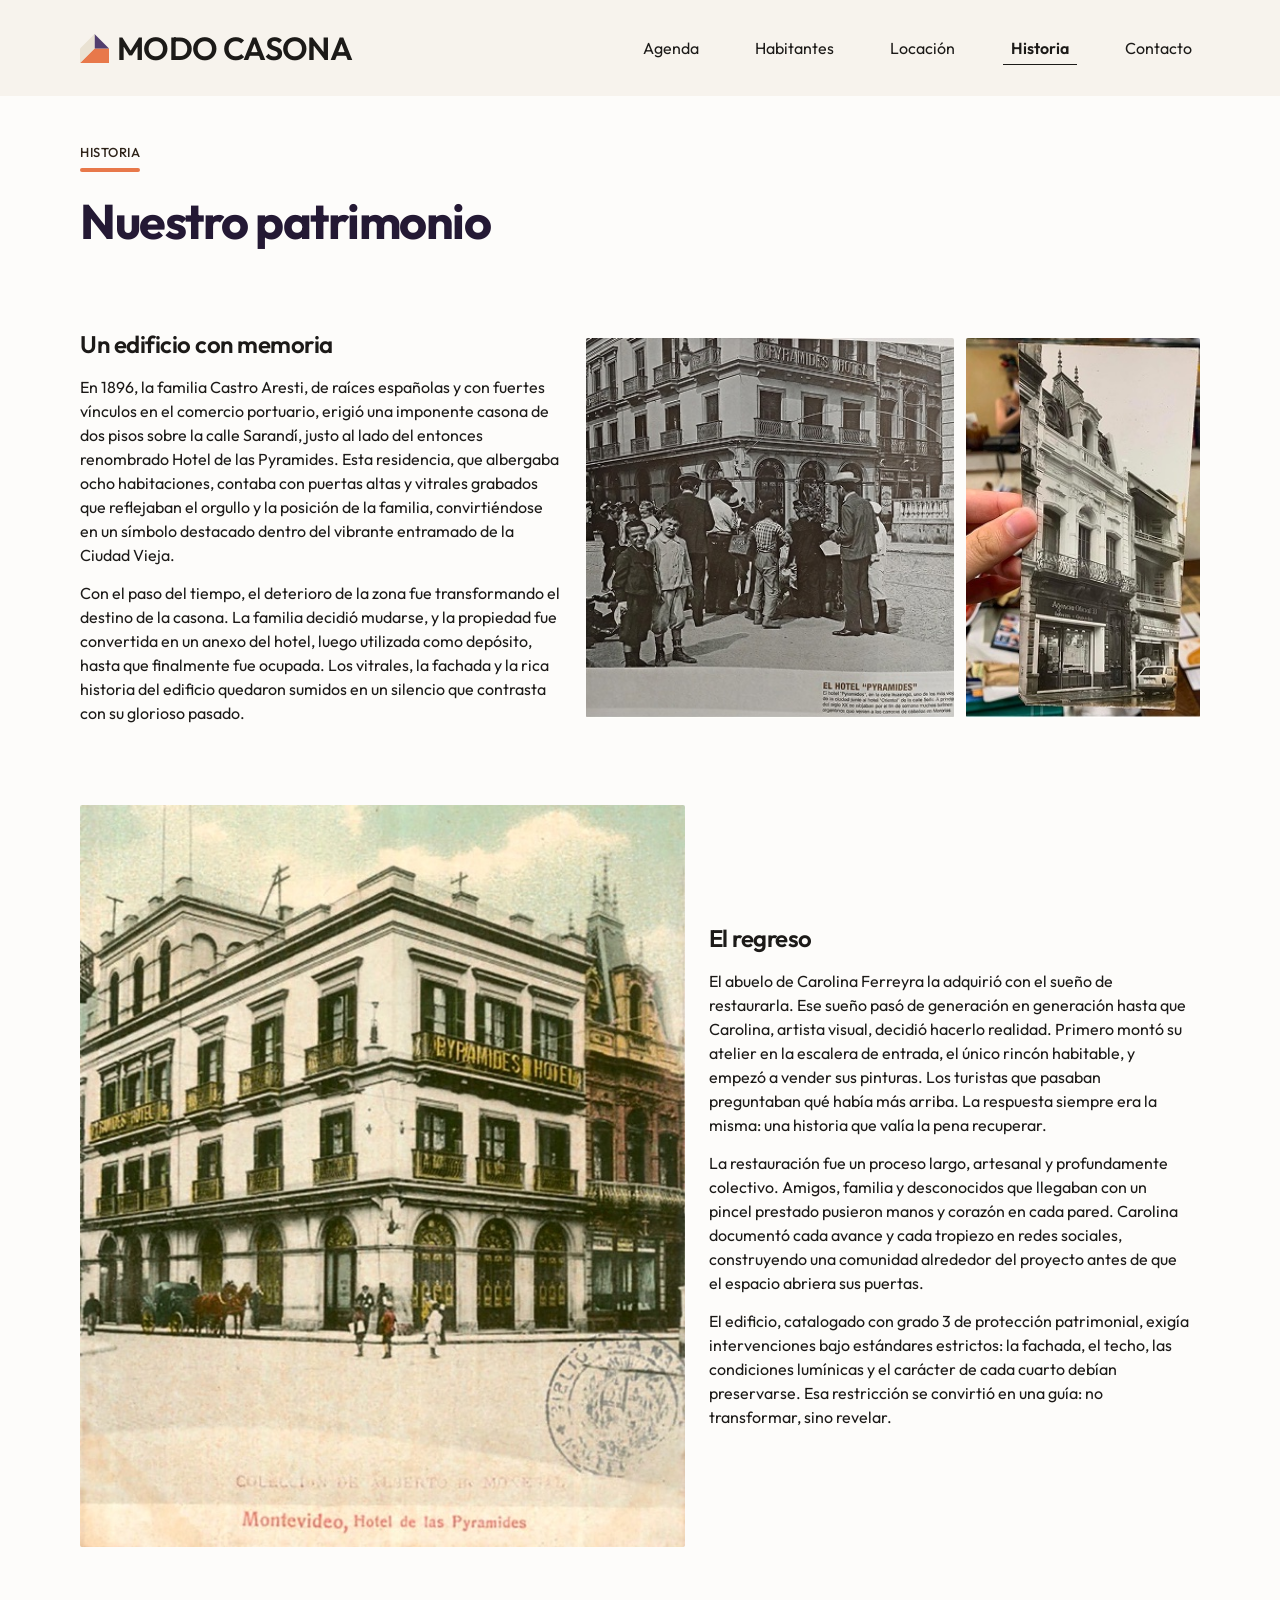
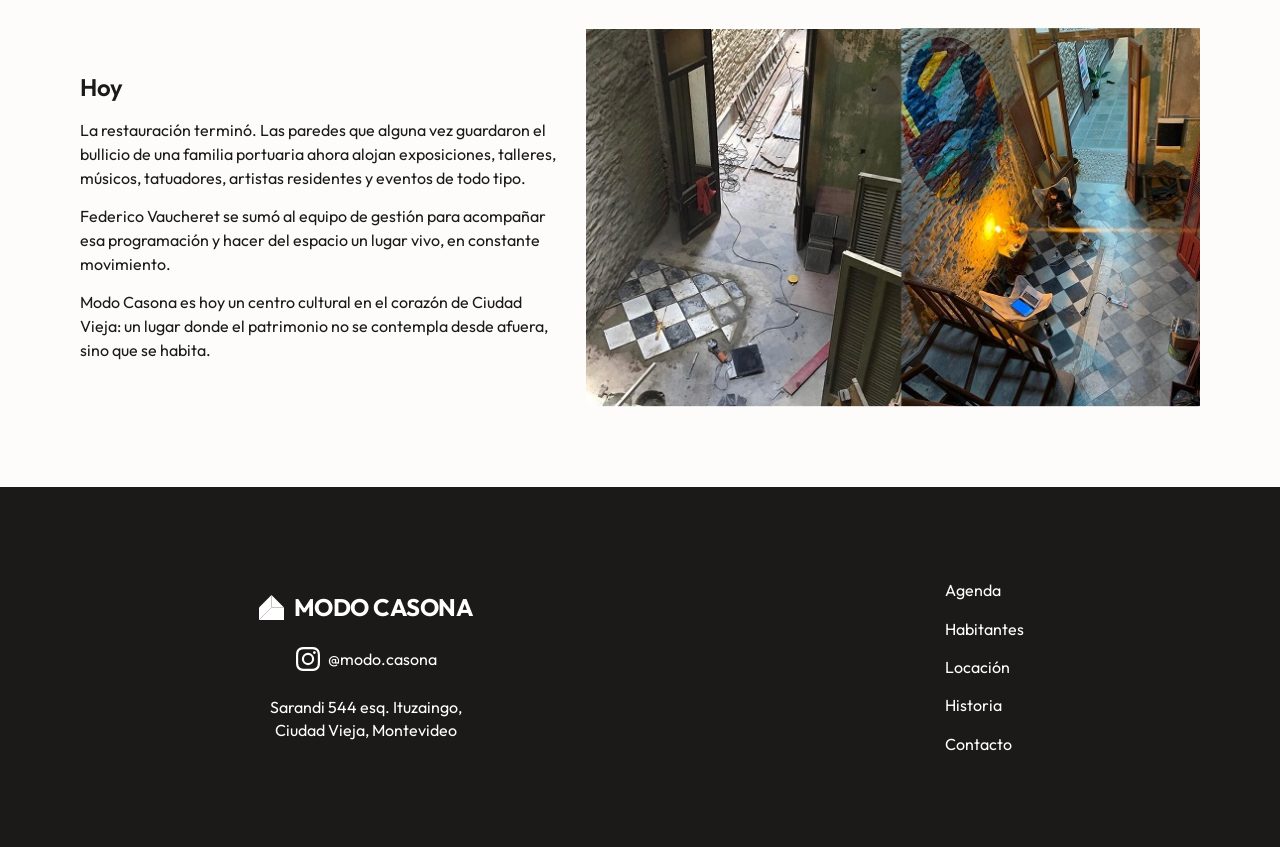
<file: historia.html>
<!DOCTYPE html>
<html lang="es">
<head>
  <meta charset="UTF-8">
  <meta name="viewport" content="width=device-width, initial-scale=1.0">
  <title>Historia — Modo Casona</title>
  <link rel="icon" type="image/png" href="image/favicon.png">
  <link rel="preconnect" href="https://fonts.googleapis.com">
  <link rel="preconnect" href="https://fonts.gstatic.com" crossorigin>
  <link href="https://fonts.googleapis.com/css2?family=Outfit:wght@400;500;600;700&display=swap" rel="stylesheet">
  <link rel="stylesheet" href="design.css">
  <style>

    /* ── PAGE ────────────────────────────────────────── */
    .historia-main {
      padding: 48px 80px 80px;
      background: var(--bg-primary);
      display: flex;
      flex-direction: column;
      gap: 80px;
    }

    .historia-title {
      font-size: clamp(36px, 3.8vw, 52px);
      font-weight: 700;
      color: var(--violeta-dark);
      letter-spacing: -1.5px;
      line-height: 1.2;
      margin-top: 20px;
    }

    /* ── SECTIONS ────────────────────────────────────── */
    .historia-section {
      display: flex;
      gap: 24px;
      align-items: center;
    }

    .historia-text {
      display: flex;
      flex-direction: column;
      gap: 16px;
      flex: 0 0 43%;
    }

    .historia-heading {
      font-size: 24px;
      font-weight: 600;
      color: var(--carbon);
      letter-spacing: -.48px;
      line-height: 1.2;
    }

    .historia-body {
      font-size: 16px;
      color: var(--carbon);
      line-height: 1.5;
      display: flex;
      flex-direction: column;
      gap: 14px;
    }

    /* ── SECTION 1: two portrait images ─────────────── */
    .historia-imgs-pair {
      flex: 1;
      display: flex;
      gap: 12px;
      height: 380px;
      align-items: stretch;
      min-width: 0;
    }

    .historia-imgs-pair .img-a { flex: 0 0 60%; overflow: hidden; border-radius: 2px; }
    .historia-imgs-pair .img-b { flex: 1; overflow: hidden; border-radius: 2px; }
    .historia-imgs-pair img    { width: 100%; height: 100%; object-fit: cover; display: block; }

    /* ── SECTION 2: large tall image ────────────────── */
    .historia-img-large {
      flex: 0 0 54%;
      overflow: hidden;
      border-radius: 2px;
      align-self: stretch;
      min-height: 480px;
    }

    .historia-img-large img { width: 100%; height: 100%; object-fit: cover; display: block; }

    /* ── SECTION 3: single image ─────────────────────── */
    .historia-img-single {
      flex: 1;
      overflow: hidden;
      border-radius: 2px;
      min-width: 0;
      height: 380px;
    }

    .historia-img-single img { width: 100%; height: 100%; object-fit: cover; display: block; }

    /* ── TABLET ≤1100px ──────────────────────────────── */
    @media (max-width: 1100px) {
      .historia-main { padding: 40px; gap: 56px; }
      .historia-text { flex: 0 0 45%; }
    }

    /* ── MOBILE ≤768px ───────────────────────────────── */
    @media (max-width: 768px) {
      .historia-main { padding: 28px 20px 60px; gap: 48px; }

      .historia-section { flex-direction: column; gap: 20px; }

      .historia-section.reverse-mobile { flex-direction: column-reverse; }

      .historia-text       { flex: none; width: 100%; }
      .historia-imgs-pair  { height: 240px; width: 100%; }
      .historia-img-large  { width: 100%; height: 280px; align-self: auto; min-height: 0; }
      .historia-img-single { height: 240px; width: 100%; }

      .historia-heading { font-size: 20px; }
      .historia-body    { font-size: 15px; }
    }
  </style>
</head>
<body>

  <a class="skip-link" href="#main-content">Saltar al contenido</a>
  <nav class="nav" aria-label="Navegación principal">
    <a href="index.html" class="nav-logo" aria-label="Modo Casona — Inicio">
      <img src="image/logo.svg" alt="" width="29" height="29" aria-hidden="true">
      <span class="nav-logo-text">MODO CASONA</span>
    </a>
    <ul class="nav-links">
      <li><a href="agenda.html">Agenda</a></li>
      <li><a href="residentes.html">Habitantes</a></li>
      <li><a href="locacion.html">Locación</a></li>
      <li><a href="historia.html" class="active" aria-current="page">Historia</a></li>
      <li><a href="contacto.html">Contacto</a></li>
    </ul>
    <button class="nav-hamburger" id="nav-hamburger" aria-label="Abrir menú" aria-expanded="false" aria-controls="nav-mobile-overlay">
      <span></span><span></span><span></span>
    </button>
  </nav>
  <div class="nav-mobile-overlay" id="nav-mobile-overlay" role="dialog" aria-label="Menú" style="display:none;position:fixed;inset:0;background:#f7f3ed;z-index:300;flex-direction:column;align-items:center;justify-content:center;gap:8px;">
    <a href="index.html"      style="font-size:28px;font-weight:600;color:#1c1a18;text-decoration:none;padding:12px 24px;">Inicio</a>
    <a href="agenda.html"     style="font-size:28px;font-weight:600;color:#1c1a18;text-decoration:none;padding:12px 24px;">Agenda</a>
    <a href="residentes.html" style="font-size:28px;font-weight:600;color:#1c1a18;text-decoration:none;padding:12px 24px;">Habitantes</a>
    <a href="locacion.html"   style="font-size:28px;font-weight:600;color:#1c1a18;text-decoration:none;padding:12px 24px;">Locación</a>
    <a href="historia.html"   style="font-size:28px;font-weight:600;color:#8f3d18;text-decoration:none;padding:12px 24px;">Historia</a>
    <a href="contacto.html"   style="font-size:28px;font-weight:600;color:#1c1a18;text-decoration:none;padding:12px 24px;">Contacto</a>
  </div>
  <script>
    (function(){
      var btn=document.getElementById('nav-hamburger');
      var ov=document.getElementById('nav-mobile-overlay');
      if(!btn||!ov)return;
      btn.onclick=function(){
        var open=btn.classList.toggle('is-open');
        ov.style.display=open?'flex':'none';
        document.body.style.overflow=open?'hidden':'';
      };
      ov.querySelectorAll('a').forEach(function(a){
        a.onclick=function(){
          btn.classList.remove('is-open');
          ov.style.display='none';
          document.body.style.overflow='';
        };
      });
    })();
  </script>

  <main class="historia-main" id="main-content">

    <!-- ── HEADER ──────────────────────────────────── -->
    <div>
      <div class="section-mark">
        <span>HISTORIA</span>
        <div class="section-mark-line"></div>
      </div>
      <h1 class="historia-title">Nuestro patrimonio</h1>
    </div>

    <!-- ── 1: Un edificio con memoria ──────────────── -->
    <div class="historia-section">
      <div class="historia-text">
        <h2 class="historia-heading">Un edificio con memoria</h2>
        <div class="historia-body">
          <p>En 1896, la familia Castro Aresti, de raíces españolas y con fuertes vínculos en el comercio portuario, erigió una imponente casona de dos pisos sobre la calle Sarandí, justo al lado del entonces renombrado Hotel de las Pyramides. Esta residencia, que albergaba ocho habitaciones, contaba con puertas altas y vitrales grabados que reflejaban el orgullo y la posición de la familia, convirtiéndose en un símbolo destacado dentro del vibrante entramado de la Ciudad Vieja.</p>
          <p>Con el paso del tiempo, el deterioro de la zona fue transformando el destino de la casona. La familia decidió mudarse, y la propiedad fue convertida en un anexo del hotel, luego utilizada como depósito, hasta que finalmente fue ocupada. Los vitrales, la fachada y la rica historia del edificio quedaron sumidos en un silencio que contrasta con su glorioso pasado.</p>
        </div>
      </div>
      <div class="historia-imgs-pair">
        <div class="img-a">
          <img src="image/historia/1.jpg" alt="Fachada histórica de la casona" loading="lazy" decoding="async">
        </div>
        <div class="img-b">
          <img src="image/historia/2.jpg" alt="Detalle de la casona" loading="lazy" decoding="async">
        </div>
      </div>
    </div>

    <!-- ── 2: El regreso ────────────────────────────── -->
    <div class="historia-section reverse-mobile">
      <div class="historia-img-large">
        <img src="image/historia/3.jpg" alt="Proceso de restauración" loading="lazy" decoding="async">
      </div>
      <div class="historia-text">
        <h2 class="historia-heading">El regreso</h2>
        <div class="historia-body">
          <p>El abuelo de Carolina Ferreyra la adquirió con el sueño de restaurarla. Ese sueño pasó de generación en generación hasta que Carolina, artista visual, decidió hacerlo realidad. Primero montó su atelier en la escalera de entrada, el único rincón habitable, y empezó a vender sus pinturas. Los turistas que pasaban preguntaban qué había más arriba. La respuesta siempre era la misma: una historia que valía la pena recuperar.</p>
          <p>La restauración fue un proceso largo, artesanal y profundamente colectivo. Amigos, familia y desconocidos que llegaban con un pincel prestado pusieron manos y corazón en cada pared. Carolina documentó cada avance y cada tropiezo en redes sociales, construyendo una comunidad alrededor del proyecto antes de que el espacio abriera sus puertas.</p>
          <p>El edificio, catalogado con grado 3 de protección patrimonial, exigía intervenciones bajo estándares estrictos: la fachada, el techo, las condiciones lumínicas y el carácter de cada cuarto debían preservarse. Esa restricción se convirtió en una guía: no transformar, sino revelar.</p>
        </div>
      </div>
    </div>

    <!-- ── 3: Hoy ────────────────────────────────────── -->
    <div class="historia-section">
      <div class="historia-text">
        <h2 class="historia-heading">Hoy</h2>
        <div class="historia-body">
          <p>La restauración terminó. Las paredes que alguna vez guardaron el bullicio de una familia portuaria ahora alojan exposiciones, talleres, músicos, tatuadores, artistas residentes y eventos de todo tipo.</p>
          <p>Federico Vaucheret se sumó al equipo de gestión para acompañar esa programación y hacer del espacio un lugar vivo, en constante movimiento.</p>
          <p>Modo Casona es hoy un centro cultural en el corazón de Ciudad Vieja: un lugar donde el patrimonio no se contempla desde afuera, sino que se habita.</p>
        </div>
      </div>
      <div class="historia-img-single">
        <img src="image/historia/4.jpg" alt="Modo Casona hoy" loading="lazy" decoding="async">
      </div>
    </div>

  </main>

  <footer>
    <div class="footer-inner">
      <div class="footer-brand">
        <div class="footer-logo">
          <img src="image/logo.svg" alt="Modo Casona" width="25" height="25" style="filter:brightness(0) invert(1)">
          <span class="footer-logo-text">MODO CASONA</span>
        </div>
        <div class="footer-instagram">
          <svg width="24" height="24" viewBox="0 0 24 24" fill="white">
            <path d="M12 2.163c3.204 0 3.584.012 4.85.07 3.252.148 4.771 1.691 4.919 4.919.058 1.265.069 1.645.069 4.849 0 3.205-.012 3.584-.069 4.849-.149 3.225-1.664 4.771-4.919 4.919-1.266.058-1.644.07-4.85.07-3.204 0-3.584-.012-4.849-.07-3.26-.149-4.771-1.699-4.919-4.92-.058-1.265-.07-1.644-.07-4.849 0-3.204.013-3.583.07-4.849.149-3.227 1.664-4.771 4.919-4.919 1.266-.057 1.645-.069 4.849-.069zm0-2.163c-3.259 0-3.667.014-4.947.072-4.358.2-6.78 2.618-6.98 6.98-.059 1.281-.073 1.689-.073 4.948 0 3.259.014 3.668.072 4.948.2 4.358 2.618 6.78 6.98 6.98 1.281.058 1.689.072 4.948.072 3.259 0 3.668-.014 4.948-.072 4.354-.2 6.782-2.618 6.979-6.98.059-1.28.073-1.689.073-4.948 0-3.259-.014-3.667-.072-4.947-.196-4.354-2.617-6.78-6.979-6.98-1.281-.059-1.69-.073-4.949-.073zm0 5.838a6.162 6.162 0 1 0 0 12.324 6.162 6.162 0 0 0 0-12.324zM12 16a4 4 0 1 1 0-8 4 4 0 0 1 0 8zm6.406-11.845a1.44 1.44 0 1 0 0 2.881 1.44 1.44 0 0 0 0-2.881z"/>
          </svg>
          <a href="https://www.instagram.com/modo.casona" target="_blank" rel="noopener">@modo.casona</a>
        </div>
        <p class="footer-address">Sarandi 544 esq. Ituzaingo, Ciudad Vieja, Montevideo</p>
      </div>
      <nav class="footer-nav" aria-label="Navegación del pie de página">
        <a href="agenda.html">Agenda</a>
        <a href="residentes.html">Habitantes</a>
        <a href="locacion.html">Locación</a>
        <a href="historia.html">Historia</a>
        <a href="contacto.html">Contacto</a>
      </nav>
    </div>
  </footer>

  <script src="main.js"></script>

</body>
</html>
</file>
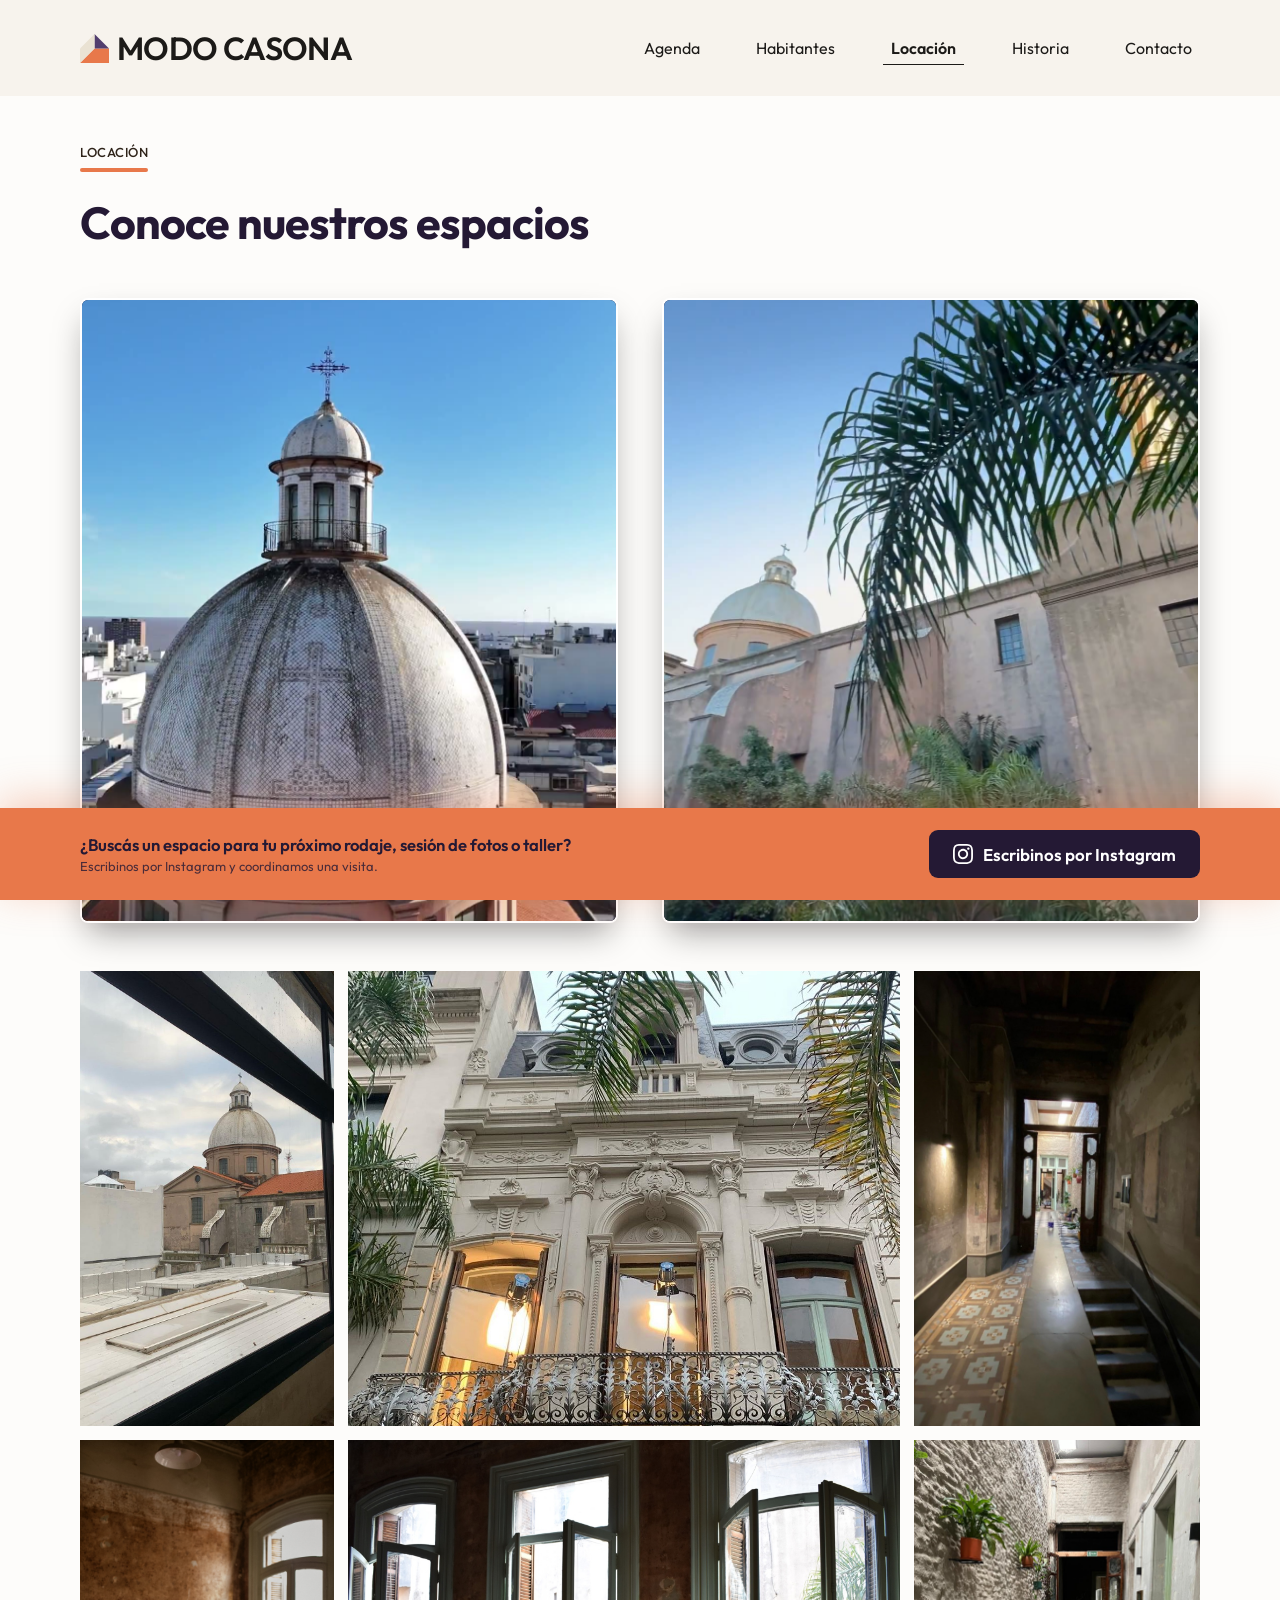
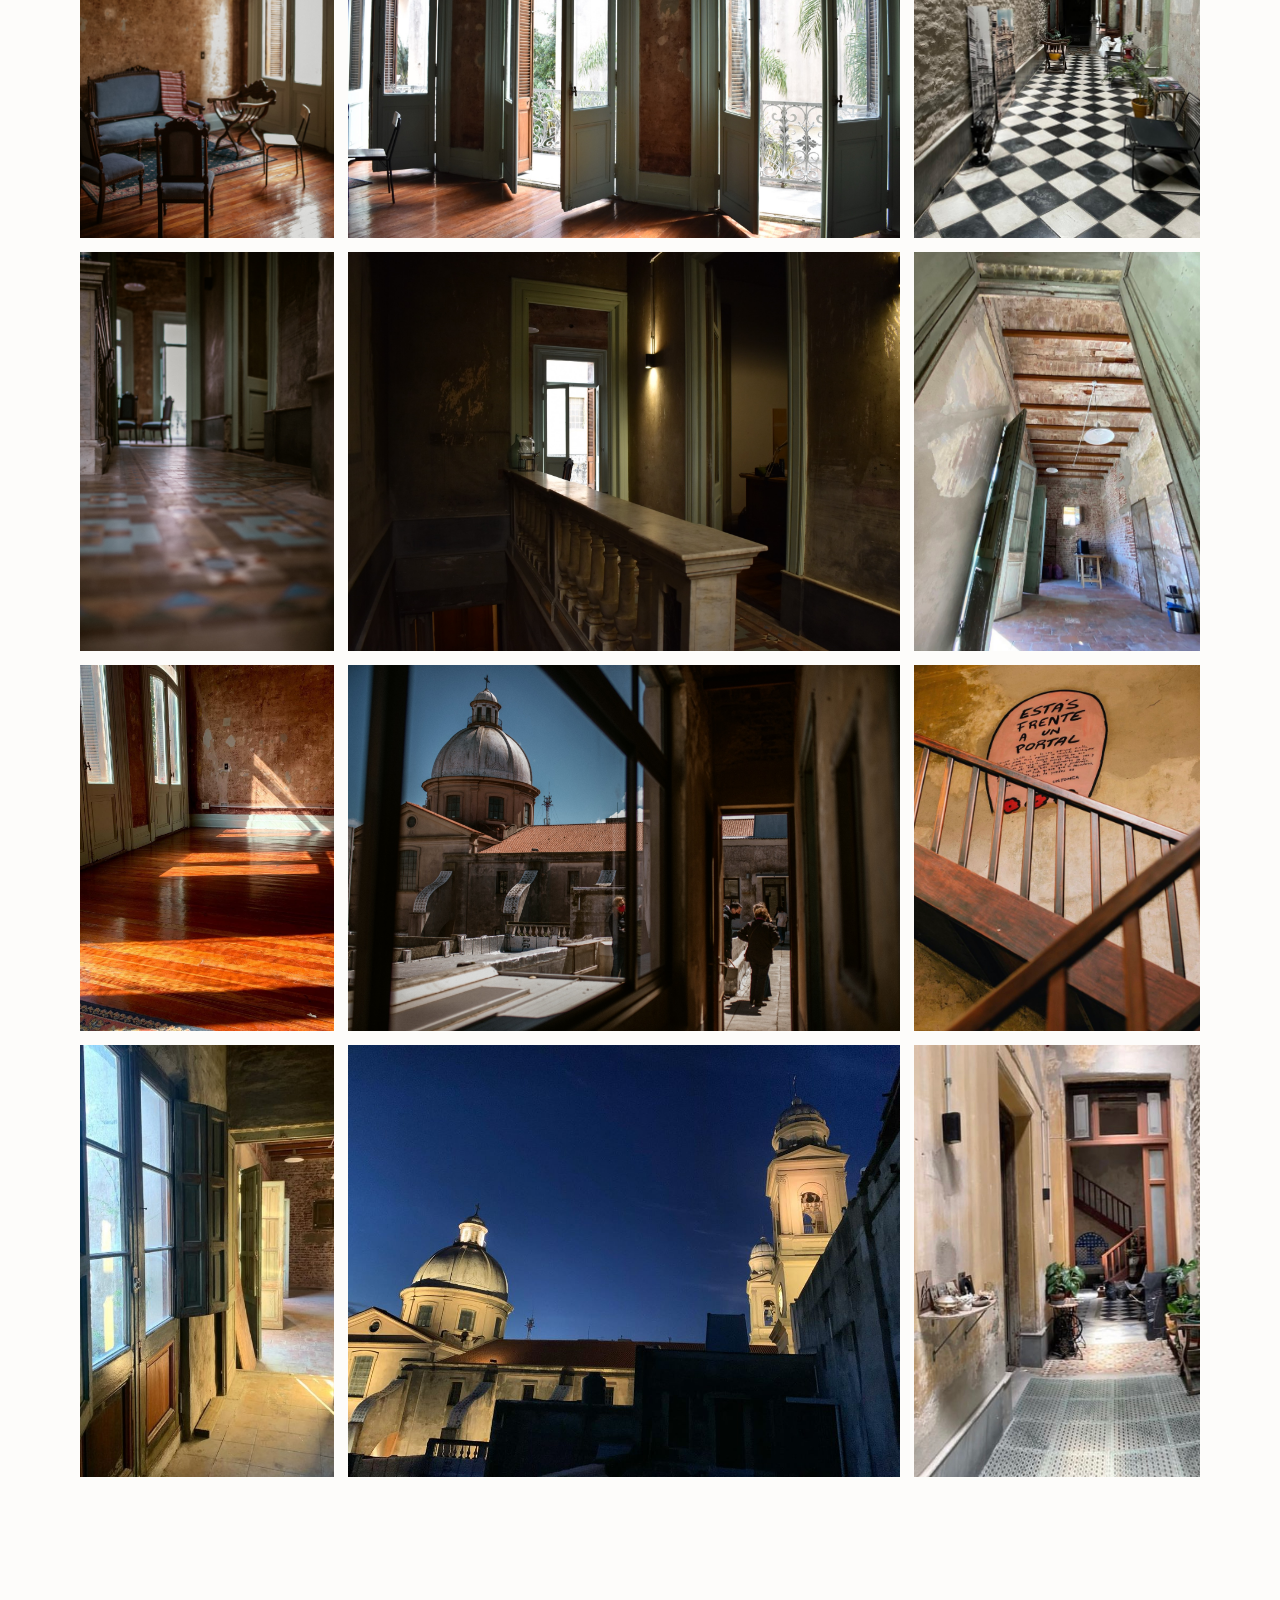
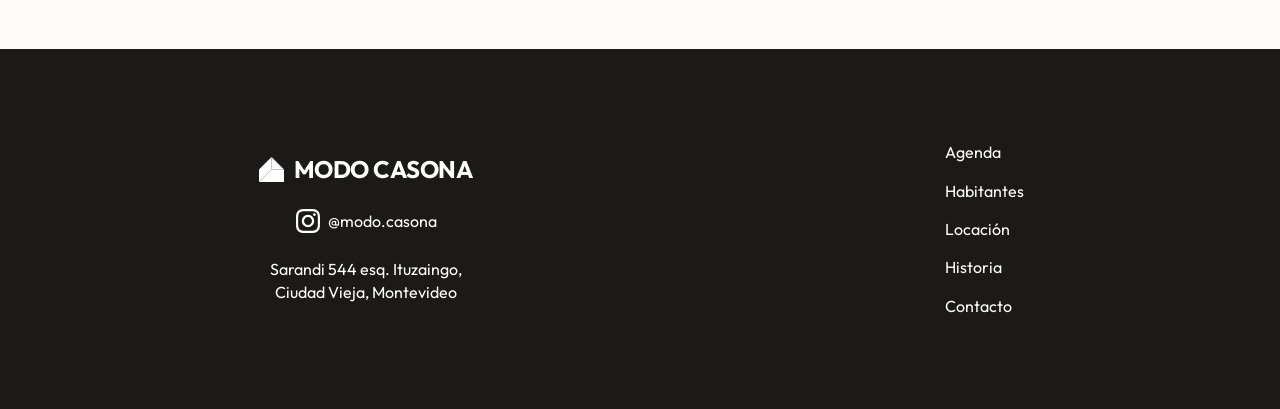
<file: locacion.html>
<!DOCTYPE html>
<html lang="es">
<head>
  <meta charset="UTF-8">
  <meta name="viewport" content="width=device-width, initial-scale=1.0">
  <title>Locación — Modo Casona</title>
  <link rel="icon" type="image/png" href="image/favicon.png">
  <link rel="preconnect" href="https://fonts.googleapis.com">
  <link rel="preconnect" href="https://fonts.gstatic.com" crossorigin>
  <link href="https://fonts.googleapis.com/css2?family=Outfit:wght@400;500;600;700&display=swap" rel="stylesheet">
  <link rel="stylesheet" href="design.css">
  <style>
    /* ── PAGE LAYOUT ─────────────────────────────────── */
    .page-content {
      padding: 48px 80px 80px;
      display: flex;
      flex-direction: column;
      gap: 48px;
    }

    /* ── TITLE BLOCK ─────────────────────────────────── */
    .loc-title-block {
      display: flex;
      flex-direction: column;
      gap: 24px;
    }

    .loc-page-title {
      font-size: clamp(36px, 3vw, 52px);
      font-weight: 700;
      color: var(--violeta-dark);
      letter-spacing: -1.04px;
      line-height: 1.2;
    }

    /* ── VIDEOS ──────────────────────────────────────── */
    .loc-videos {
      display: grid;
      grid-template-columns: 1fr 1fr;
      gap: 44px;
    }

    .loc-video-item {
      border: 2px solid #fff;
      border-radius: 8px;
      overflow: hidden;
      box-shadow: 0 16px 32px -8px rgba(12,12,13,.4);
      background: var(--violeta-dark);
      /* height fills the remaining viewport after nav + title area */
      height: calc(100svh - 275px);
      max-height: 900px;
      min-height: 400px;
    }

    /* ── STICKY CTA BANNER ───────────────────────────── */
    .loc-sticky-cta {
      position: sticky;
      bottom: 0;
      z-index: 150;
      background: var(--orange);
      display: flex;
      align-items: center;
      justify-content: space-between;
      gap: 32px;
      padding: 22px 80px;
      box-shadow: 0 -8px 40px rgba(232,120,74,.35);
    }

    .loc-sticky-cta-text {
      font-size: clamp(16px, 1.3vw, 22px);
      font-weight: 600;
      color: var(--violeta-dark);
      line-height: 1.3;
      max-width: 700px;
    }

    .loc-sticky-cta-text span {
      display: block;
      font-size: clamp(13px, 1vw, 16px);
      font-weight: 400;
      margin-top: 2px;
      opacity: .8;
    }

    .btn-ig {
      display: inline-flex;
      align-items: center;
      gap: 10px;
      background: var(--violeta-dark);
      color: #fff;
      font-family: 'Outfit', sans-serif;
      font-size: 17px;
      font-weight: 600;
      padding: 14px 24px;
      border-radius: 9px;
      border: none;
      text-decoration: none;
      cursor: pointer;
      white-space: nowrap;
      flex-shrink: 0;
      transition: opacity .2s;
      line-height: 1;
    }

    .btn-ig:hover { opacity: .85; }

    .loc-video-item video {
      width: 100%;
      height: 100%;
      object-fit: cover;
      display: block;
    }

    /* ── PHOTO GRID ──────────────────────────────────── */
    .photo-grid {
      display: grid;
      /* col proportions from Figma: 358 : 778 : 403 */
      grid-template-columns: 358fr 778fr 403fr;
      /* row heights (vw-scaled from Figma @ 1728px) */
      grid-template-rows:
        clamp(280px, 35.6vw, 615px)
        clamp(245px, 31.1vw, 537px)
        clamp(245px, 31.1vw, 537px)
        clamp(226px, 28.6vw, 494px)
        clamp(265px, 33.8vw, 584px);
      gap: 14px;
    }

    .photo-cell {
      overflow: hidden;
      position: relative;
    }

    .photo-cell img {
      width: 100%;
      height: 100%;
      object-fit: cover;
      object-position: center;
      display: block;
      transition: transform .5s ease;
    }

    .photo-cell:hover img {
      transform: scale(1.03);
    }

    /* ── FLUID ───────────────────────────────────────── */
    .loc-page-title  { font-size: clamp(26px, 3.5vw, 52px); }
    .loc-cta-text    { font-size: clamp(16px, 1.6vw, 30px); }

    /* ── TABLET ≤1100px ──────────────────────────────── */
    @media (max-width: 1100px) {
      .page-content    { padding: 40px 40px 60px; gap: 40px; }
      .loc-video-item  { height: calc(100svh - 200px); }
      .photo-grid {
        grid-template-columns: 358fr 778fr 403fr;
        grid-template-rows: none;
        gap: 10px;
      }
      .photo-cell { aspect-ratio: unset; min-height: 200px; }
      .loc-sticky-cta { padding: 20px 40px; }
    }

    /* ── MOBILE ≤768px ───────────────────────────────── */
    @media (max-width: 768px) {
      .page-content   { padding: 28px 16px 60px; gap: 28px; }

      /* Videos: 1 column */
      .loc-videos     { grid-template-columns: 1fr; gap: 16px; }
      .loc-video-item { height: 60svh; border-width: 1px; }

      /* Photo grid: 2 equal columns, square cells */
      .photo-grid {
        grid-template-columns: 1fr 1fr;
        grid-template-rows: none;
        gap: 6px;
      }
      .photo-cell {
        grid-column: auto !important;
        grid-row: auto !important;
        aspect-ratio: 1;
        min-height: unset;
      }

      /* Sticky CTA */
      .loc-sticky-cta {
        padding: 14px 16px;
        gap: 12px;
        flex-direction: column;
        align-items: flex-start;
      }
      .loc-sticky-cta-text { font-size: 14px; }
      .btn-ig { font-size: 14px; padding: 12px 16px; width: 100%; justify-content: center; white-space: normal; text-align: center; }
    }
  </style>
</head>
<body>

  <a class="skip-link" href="#main-content">Saltar al contenido</a>
  <!-- ── NAV ───────────────────────────────────────────── -->
  <nav class="nav" aria-label="Navegación principal">
    <a href="index.html" class="nav-logo" aria-label="Modo Casona — Inicio">
      <img src="image/logo.svg" alt="" width="29" height="29" aria-hidden="true">
      <span class="nav-logo-text">MODO CASONA</span>
    </a>
    <ul class="nav-links">
      <li><a href="agenda.html">Agenda</a></li>
      <li><a href="residentes.html">Habitantes</a></li>
      <li><a href="locacion.html" class="active" aria-current="page">Locación</a></li>
      <li><a href="historia.html">Historia</a></li>
      <li><a href="contacto.html">Contacto</a></li>
    </ul>
    <button class="nav-hamburger" id="nav-hamburger" aria-label="Abrir menú" aria-expanded="false" aria-controls="nav-mobile-overlay">
      <span></span><span></span><span></span>
    </button>
  </nav>
  <div class="nav-mobile-overlay" id="nav-mobile-overlay" role="dialog" aria-label="Menú" style="display:none;position:fixed;inset:0;background:#f7f3ed;z-index:300;flex-direction:column;align-items:center;justify-content:center;gap:8px;">
    <a href="index.html" style="font-size:28px;font-weight:600;color:#1c1a18;text-decoration:none;padding:12px 24px;">Inicio</a>
    <a href="agenda.html" style="font-size:28px;font-weight:600;color:#1c1a18;text-decoration:none;padding:12px 24px;">Agenda</a>
    <a href="residentes.html" style="font-size:28px;font-weight:600;color:#1c1a18;text-decoration:none;padding:12px 24px;">Habitantes</a>
    <a href="locacion.html" style="font-size:28px;font-weight:600;color:#8f3d18;text-decoration:none;padding:12px 24px;">Locación</a>
    <a href="historia.html" style="font-size:28px;font-weight:600;color:#1c1a18;text-decoration:none;padding:12px 24px;">Historia</a>
    <a href="contacto.html" style="font-size:28px;font-weight:600;color:#1c1a18;text-decoration:none;padding:12px 24px;">Contacto</a>
  </div>
  <script>
    (function(){
      var btn=document.getElementById('nav-hamburger');
      var ov=document.getElementById('nav-mobile-overlay');
      if(!btn||!ov)return;
      btn.onclick=function(){
        var open=btn.classList.toggle('is-open');
        ov.style.display=open?'flex':'none';
        document.body.style.overflow=open?'hidden':'';
      };
      ov.querySelectorAll('a').forEach(function(a){
        a.onclick=function(){
          btn.classList.remove('is-open');
          ov.style.display='none';
          document.body.style.overflow='';
        };
      });
    })();
  </script>

  <!-- ── MAIN CONTENT ──────────────────────────────────── -->
  <main class="page-content" id="main-content">

    <!-- Título de sección -->
    <div class="loc-title-block">
      <div class="section-mark">
        <span>LOCACIÓN</span>
        <div class="section-mark-line"></div>
      </div>
      <h1 class="loc-page-title">Conoce nuestros espacios</h1>
    </div>

    <!-- Dos videos verticales -->
    <div class="loc-videos">
      <div class="loc-video-item">
        <video autoplay muted loop playsinline preload="none"
               poster="image/locacion/video1-poster.jpg"
               data-src="image/locacion/video1.mp4">
        </video>
      </div>
      <div class="loc-video-item">
        <video autoplay muted loop playsinline preload="none"
               poster="image/locacion/video2-poster.jpg"
               data-src="image/locacion/video2.mp4">
        </video>
      </div>
    </div>

    <!-- Grilla de fotos 3 columnas × 5 filas -->
    <!-- Orden por fila (top→bottom), de izquierda a derecha:
         Fila 1: 10 | 7  | 14
         Fila 2:  4 | 6  |  1
         Fila 3:  3 | 5  | 15
         Fila 4: 11 | 2  | 12
         Fila 5:  9 | 8  | 16  -->
    <div class="photo-grid">

      <!-- Fila 1 -->
      <div class="photo-cell" style="grid-column:1; grid-row:1">
        <img src="image/locacion/10.jpg" alt="Modo Casona espacio 10" loading="lazy">
      </div>
      <div class="photo-cell" style="grid-column:2; grid-row:1">
        <img src="image/locacion/7.jpg" alt="Modo Casona espacio 7" loading="lazy">
      </div>
      <div class="photo-cell" style="grid-column:3; grid-row:1">
        <img src="image/locacion/14.jpg" alt="Modo Casona espacio 14" loading="lazy">
      </div>

      <!-- Fila 2 -->
      <div class="photo-cell" style="grid-column:1; grid-row:2">
        <img src="image/locacion/4.jpg" alt="Modo Casona espacio 4" loading="lazy">
      </div>
      <div class="photo-cell" style="grid-column:2; grid-row:2">
        <img src="image/locacion/6.jpg" alt="Modo Casona espacio 6" loading="lazy">
      </div>
      <div class="photo-cell" style="grid-column:3; grid-row:2">
        <img src="image/locacion/1.jpeg" alt="Modo Casona espacio 1" loading="lazy">
      </div>

      <!-- Fila 3 -->
      <div class="photo-cell" style="grid-column:1; grid-row:3">
        <img src="image/locacion/3.jpg" alt="Modo Casona espacio 3" loading="lazy">
      </div>
      <div class="photo-cell" style="grid-column:2; grid-row:3">
        <img src="image/locacion/5.jpg" alt="Modo Casona espacio 5" loading="lazy">
      </div>
      <div class="photo-cell" style="grid-column:3; grid-row:3">
        <img src="image/locacion/15.jpg" alt="Modo Casona espacio 15" loading="lazy">
      </div>

      <!-- Fila 4 -->
      <div class="photo-cell" style="grid-column:1; grid-row:4">
        <img src="image/locacion/11.jpg" alt="Modo Casona espacio 11" loading="lazy">
      </div>
      <div class="photo-cell" style="grid-column:2; grid-row:4">
        <img src="image/locacion/2.jpg" alt="Modo Casona espacio 2" loading="lazy">
      </div>
      <div class="photo-cell" style="grid-column:3; grid-row:4">
        <img src="image/locacion/12.jpg" alt="Modo Casona espacio 12" loading="lazy">
      </div>

      <!-- Fila 5 -->
      <div class="photo-cell" style="grid-column:1; grid-row:5">
        <img src="image/locacion/9.jpg" alt="Modo Casona espacio 9" loading="lazy">
      </div>
      <div class="photo-cell" style="grid-column:2; grid-row:5">
        <img src="image/locacion/8.jpg" alt="Modo Casona espacio 8" loading="lazy">
      </div>
      <div class="photo-cell" style="grid-column:3; grid-row:5">
        <img src="image/locacion/16.jpg" alt="Modo Casona espacio 16" loading="lazy">
      </div>

    </div>
  </main>

  <!-- ── STICKY CTA ────────────────────────────────────── -->
  <div class="loc-sticky-cta">
    <p class="loc-sticky-cta-text">
      ¿Buscás un espacio para tu próximo rodaje, sesión de fotos o taller?
      <span>Escribinos por Instagram y coordinamos una visita.</span>
    </p>
    <a href="https://ig.me/m/modo.casona"
       target="_blank"
       rel="noopener"
       class="btn-ig"
       aria-label="Enviar mensaje directo a Modo Casona en Instagram">
      <!-- Instagram icon -->
      <svg width="20" height="20" viewBox="0 0 24 24" fill="currentColor" aria-hidden="true">
        <path d="M12 2.163c3.204 0 3.584.012 4.85.07 3.252.148 4.771 1.691 4.919 4.919.058 1.265.069 1.645.069 4.849 0 3.205-.012 3.584-.069 4.849-.149 3.225-1.664 4.771-4.919 4.919-1.266.058-1.644.07-4.85.07-3.204 0-3.584-.012-4.849-.07-3.26-.149-4.771-1.699-4.919-4.92-.058-1.265-.07-1.644-.07-4.849 0-3.204.013-3.583.07-4.849.149-3.227 1.664-4.771 4.919-4.919 1.266-.057 1.645-.069 4.849-.069zm0-2.163c-3.259 0-3.667.014-4.947.072-4.358.2-6.78 2.618-6.98 6.98-.059 1.281-.073 1.689-.073 4.948 0 3.259.014 3.668.072 4.948.2 4.358 2.618 6.78 6.98 6.98 1.281.058 1.689.072 4.948.072 3.259 0 3.668-.014 4.948-.072 4.354-.2 6.782-2.618 6.979-6.98.059-1.28.073-1.689.073-4.948 0-3.259-.014-3.667-.072-4.947-.196-4.354-2.617-6.78-6.979-6.98-1.281-.059-1.69-.073-4.949-.073zm0 5.838c-3.403 0-6.162 2.759-6.162 6.162s2.759 6.163 6.162 6.163 6.162-2.759 6.162-6.163c0-3.403-2.759-6.162-6.162-6.162zm0 10.162c-2.209 0-4-1.79-4-4 0-2.209 1.791-4 4-4s4 1.791 4 4c0 2.21-1.791 4-4 4zm6.406-11.845c-.796 0-1.441.645-1.441 1.44s.645 1.44 1.441 1.44c.795 0 1.439-.645 1.439-1.44s-.644-1.44-1.439-1.44z"/>
      </svg>
      Escribinos por Instagram
    </a>
  </div>

  <!-- ── FOOTER ─────────────────────────────────────────── -->
  <footer>
    <div class="footer-inner">
      <div class="footer-brand">
        <div class="footer-logo">
          <img src="image/logo.svg" alt="Modo Casona" width="25" height="25" style="filter:brightness(0) invert(1)">
          <span class="footer-logo-text">MODO CASONA</span>
        </div>
        <div class="footer-instagram">
          <svg width="24" height="24" viewBox="0 0 24 24" fill="white" xmlns="http://www.w3.org/2000/svg">
            <path d="M12 2.163c3.204 0 3.584.012 4.85.07 3.252.148 4.771 1.691 4.919 4.919.058 1.265.069 1.645.069 4.849 0 3.205-.012 3.584-.069 4.849-.149 3.225-1.664 4.771-4.919 4.919-1.266.058-1.644.07-4.85.07-3.204 0-3.584-.012-4.849-.07-3.26-.149-4.771-1.699-4.919-4.92-.058-1.265-.07-1.644-.07-4.849 0-3.204.013-3.583.07-4.849.149-3.227 1.664-4.771 4.919-4.919 1.266-.057 1.645-.069 4.849-.069zm0-2.163c-3.259 0-3.667.014-4.947.072-4.358.2-6.78 2.618-6.98 6.98-.059 1.281-.073 1.689-.073 4.948 0 3.259.014 3.668.072 4.948.2 4.358 2.618 6.78 6.98 6.98 1.281.058 1.689.072 4.948.072 3.259 0 3.668-.014 4.948-.072 4.354-.2 6.782-2.618 6.979-6.98.059-1.28.073-1.689.073-4.948 0-3.259-.014-3.667-.072-4.947-.196-4.354-2.617-6.78-6.979-6.98-1.281-.059-1.69-.073-4.949-.073zm0 5.838c-3.403 0-6.162 2.759-6.162 6.162s2.759 6.163 6.162 6.163 6.162-2.759 6.162-6.163c0-3.403-2.759-6.162-6.162-6.162zm0 10.162c-2.209 0-4-1.79-4-4 0-2.209 1.791-4 4-4s4 1.791 4 4c0 2.21-1.791 4-4 4zm6.406-11.845c-.796 0-1.441.645-1.441 1.44s.645 1.44 1.441 1.44c.795 0 1.439-.645 1.439-1.44s-.644-1.44-1.439-1.44z"/>
          </svg>
          <a href="https://www.instagram.com/modo.casona" target="_blank" rel="noopener">@modo.casona</a>
        </div>
        <p class="footer-address">Sarandi 544 esq. Ituzaingo, Ciudad Vieja, Montevideo</p>
      </div>
      <nav class="footer-nav" aria-label="Navegación del pie de página">
        <a href="agenda.html">Agenda</a>
        <a href="residentes.html">Habitantes</a>
        <a href="locacion.html">Locación</a>
        <a href="historia.html">Historia</a>
        <a href="contacto.html">Contacto</a>
      </nav>
    </div>
  </footer>

  <script src="main.js"></script>
  <script>
  /* Carga los videos después de que el resto de la página está lista */
  window.addEventListener('load', function () {
    document.querySelectorAll('video[data-src]').forEach(function (v) {
      var src = v.dataset.src;
      var source = document.createElement('source');
      source.src  = src;
      source.type = 'video/mp4';
      v.appendChild(source);
      v.load();
      v.play().catch(function () {});
    });
  });
  </script>
</body>
</html>
</file>
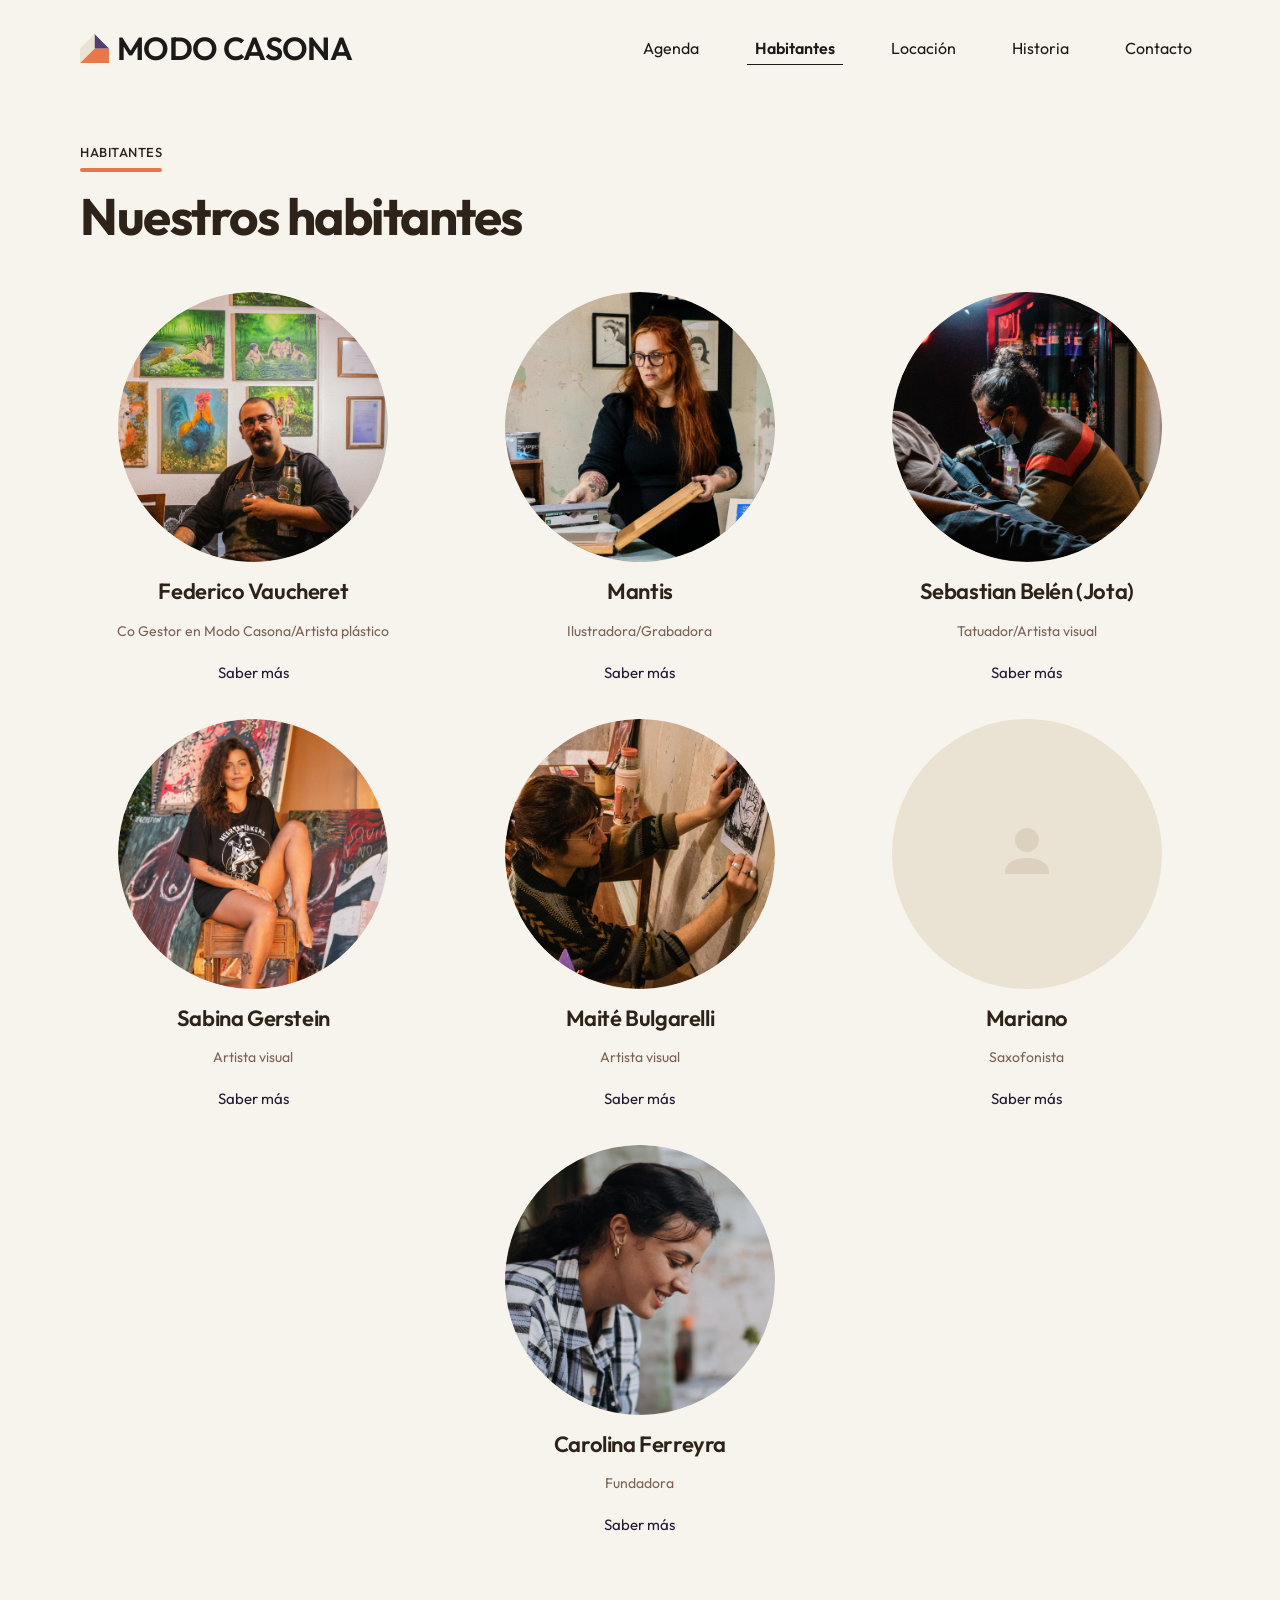
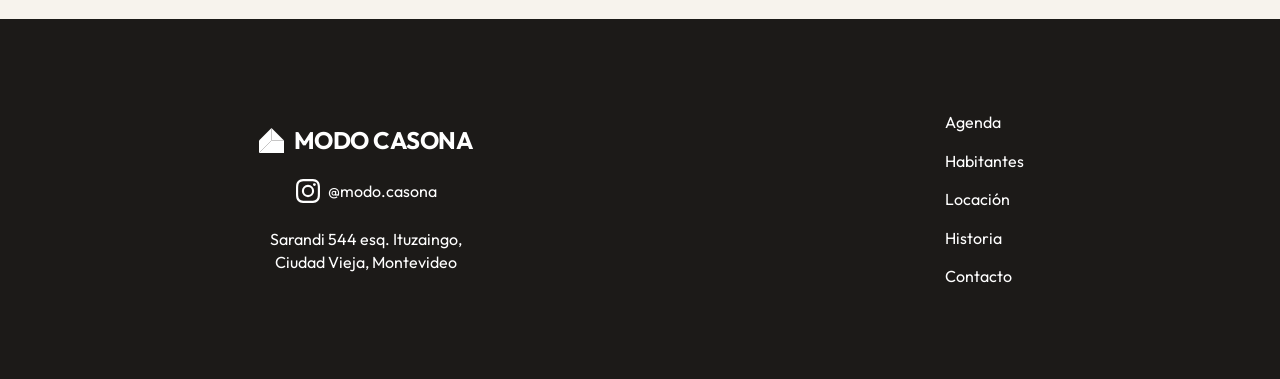
<file: residentes.html>
<!DOCTYPE html>
<html lang="es">
<head>
  <meta charset="UTF-8">
  <meta name="viewport" content="width=device-width, initial-scale=1.0">
  <title>Habitantes — Modo Casona</title>
  <link rel="icon" type="image/png" href="image/favicon.png">
  <link rel="preconnect" href="https://fonts.googleapis.com">
  <link rel="preconnect" href="https://fonts.gstatic.com" crossorigin>
  <link href="https://fonts.googleapis.com/css2?family=Outfit:wght@400;500;600;700&display=swap" rel="stylesheet">
  <link rel="stylesheet" href="design.css">
  <style>

    /* ── PAGE ────────────────────────────────────────── */
    .res-main {
      padding: 48px 80px 80px;
      background: var(--bg-secondary);
      min-height: calc(100vh - 100px);
    }

    .res-title {
      font-size: clamp(32px, 4vw, 56px);
      font-weight: 700;
      color: var(--carbon-2);
      letter-spacing: -1.5px;
      line-height: 1.1;
      margin-top: 16px;
      margin-bottom: 48px;
    }

    /* ── GRID ────────────────────────────────────────── */
    .hab-grid {
      display: grid;
      grid-template-columns: repeat(3, 1fr);
      gap: 32px 40px;
    }

    /* Center lone card in last row (3-col grid) */
    .hab-card:last-child:nth-child(3n+1) {
      grid-column: 2;
    }

    .hab-card {
      display: flex;
      flex-direction: column;
      align-items: center;
      text-align: center;
      gap: 16px;
      cursor: pointer;
    }

    .hab-photo {
      width: 270px;
      height: 270px;
      border-radius: 50%;
      background: var(--cream);
      overflow: hidden;
      flex-shrink: 0;
      display: flex;
      align-items: center;
      justify-content: center;
      transition: opacity .2s;
    }

    .hab-photo img {
      width: 100%;
      height: 100%;
      object-fit: cover;
    }

    .hab-photo svg {
      opacity: .35;
    }

    .hab-card:hover .hab-photo { opacity: .85; }

    .hab-name {
      font-size: 22px;
      font-weight: 600;
      color: var(--carbon-2);
      letter-spacing: -.4px;
      line-height: 1.2;
    }

    .hab-bio-short {
      font-size: 14px;
      color: var(--text-muted);
      line-height: 1.5;
      max-width: 280px;
    }

    /* ── OVERLAY ─────────────────────────────────────── */
    .hab-overlay {
      display: none;
      position: fixed;
      inset: 0;
      background: rgba(30, 26, 22, .55);
      z-index: 400;
      align-items: center;
      justify-content: center;
      padding: 24px;
    }

    .hab-overlay.is-open { display: flex; }

    /* ── MODAL (desktop) ─────────────────────────────── */
    .hab-modal {
      background: #fff;
      border-radius: 16px;
      padding: 48px;
      max-width: 900px;
      width: 100%;
      max-height: 90vh;
      overflow-y: auto;
      position: relative;
      animation: modalIn .22s ease;
      scrollbar-width: thin;
      scrollbar-color: var(--cream) transparent;
    }

    .hab-modal::-webkit-scrollbar       { width: 4px; }
    .hab-modal::-webkit-scrollbar-thumb { background: var(--cream); border-radius: 4px; }

    @keyframes modalIn {
      from { opacity: 0; transform: scale(.97) translateY(8px); }
      to   { opacity: 1; transform: scale(1)  translateY(0); }
    }

    .hab-modal-close {
      position: absolute;
      top: 20px;
      right: 24px;
      background: none;
      border: none;
      font-size: 22px;
      color: var(--text-muted);
      cursor: pointer;
      width: 36px;
      height: 36px;
      display: flex;
      align-items: center;
      justify-content: center;
      border-radius: 50%;
      transition: background .15s, color .15s;
      line-height: 1;
    }

    .hab-modal-close:hover { background: var(--cream); color: var(--carbon); }

    /* Drag handle — solo visible en mobile */
    .hab-drag-handle {
      display: none;
      width: 40px;
      height: 4px;
      background: var(--cream);
      border-radius: 4px;
      margin: 0 auto 20px;
    }

    /* Header: foto + info */
    .hab-modal-header {
      display: flex;
      gap: 36px;
      align-items: center;
      margin-bottom: 32px;
    }

    .hab-modal-photo {
      width: 180px;
      height: 180px;
      border-radius: 50%;
      background: var(--cream);
      overflow: hidden;
      flex-shrink: 0;
      display: flex;
      align-items: center;
      justify-content: center;
    }

    .hab-modal-photo img {
      width: 100%;
      height: 100%;
      object-fit: cover;
    }

    .hab-modal-info {
      flex: 1;
      display: flex;
      flex-direction: column;
      gap: 8px;
    }

    .hab-modal-name {
      font-size: clamp(28px, 3.5vw, 48px);
      font-weight: 700;
      color: var(--carbon-2);
      letter-spacing: -1.5px;
      line-height: 1.1;
    }

    .hab-modal-rol {
      font-size: 18px;
      font-weight: 400;
      color: var(--brand);
      line-height: 1.3;
    }

    .hab-modal-ig {
      display: inline-flex;
      align-items: center;
      gap: 6px;
      font-size: 15px;
      color: var(--carbon-2);
      text-decoration: none;
      transition: opacity .2s;
      line-height: 1;
    }

    .hab-modal-ig svg { flex-shrink: 0; display: block; }

    .hab-modal-ig:hover { opacity: .65; }

    /* Bio — 2 columnas en desktop */
    .hab-modal-bio {
      font-size: 15px;
      color: var(--carbon-2);
      line-height: 1.7;
      column-count: 2;
      column-gap: 40px;
      margin-bottom: 32px;
    }

    /* Talleres */
    .hab-modal-talleres-title {
      font-size: 20px;
      font-weight: 600;
      color: var(--carbon-2);
      letter-spacing: -.4px;
      margin-bottom: 16px;
    }


    /* ── TABLET ≤1100px ──────────────────────────────── */
    @media (max-width: 1100px) {
      .res-main { padding: 40px; }
      .hab-grid { grid-template-columns: repeat(3, 1fr); gap: 40px 24px; }
      .hab-photo { width: 220px; height: 220px; }
    }

    /* ── MOBILE ≤768px ───────────────────────────────── */
    @media (max-width: 768px) {
      .res-main  { padding: 28px 20px 60px; }
      .res-title { margin-bottom: 32px; }
      .hab-grid  { grid-template-columns: repeat(2, 1fr); gap: 32px 16px; }
      .hab-photo { width: 100%; height: auto; aspect-ratio: 1; }

      /* Center lone card in last row (2-col mobile grid) */
      .hab-card:last-child:nth-child(2n+1) {
        grid-column: 1 / -1;
        justify-self: center;
        width: calc(50% - 8px);
      }
      .hab-bio-short { font-size: 13px; }

      /* Overlay full-height on mobile */
      .hab-overlay { padding: 0; align-items: flex-end; }

      /* Modal = bottom sheet */
      .hab-modal {
        border-radius: 20px 20px 0 0;
        padding: 0 24px 40px;
        max-height: 92vh;
        max-width: 100%;
        width: 100%;
        transform: translateY(100%);
        transition: transform .35s cubic-bezier(.4,0,.2,1);
        animation: none;
      }

      .hab-overlay.is-open .hab-modal {
        transform: translateY(0);
      }

      .hab-drag-handle { display: block; padding-top: 16px; }

      .hab-modal-close { display: none; }

      .hab-modal-header { flex-direction: column; align-items: center; text-align: center; gap: 20px; }

      .hab-modal-photo { width: 120px; height: 120px; }

      .hab-modal-name { font-size: clamp(26px, 7vw, 36px); text-align: center; }
      .hab-modal-rol  { text-align: center; }
      .hab-modal-ig   { justify-content: center; }

      .hab-modal-bio { column-count: 1; }

      .hab-modal-talleres-grid { grid-template-columns: 1fr; }
    }
  </style>
</head>
<body>

  <a class="skip-link" href="#main-content">Saltar al contenido</a>
  <nav class="nav" aria-label="Navegación principal">
    <a href="index.html" class="nav-logo" aria-label="Modo Casona — Inicio">
      <img src="image/logo.svg" alt="" width="29" height="29" aria-hidden="true">
      <span class="nav-logo-text">MODO CASONA</span>
    </a>
    <ul class="nav-links">
      <li><a href="agenda.html">Agenda</a></li>
      <li><a href="residentes.html" class="active" aria-current="page">Habitantes</a></li>
      <li><a href="locacion.html">Locación</a></li>
      <li><a href="historia.html">Historia</a></li>
      <li><a href="contacto.html">Contacto</a></li>
    </ul>
    <button class="nav-hamburger" id="nav-hamburger" aria-label="Abrir menú" aria-expanded="false" aria-controls="nav-mobile-overlay">
      <span></span><span></span><span></span>
    </button>
  </nav>
  <div class="nav-mobile-overlay" id="nav-mobile-overlay" role="dialog" aria-label="Menú" style="display:none;position:fixed;inset:0;background:#f7f3ed;z-index:300;flex-direction:column;align-items:center;justify-content:center;gap:8px;">
    <a href="index.html"      style="font-size:28px;font-weight:600;color:#1c1a18;text-decoration:none;padding:12px 24px;">Inicio</a>
    <a href="agenda.html"     style="font-size:28px;font-weight:600;color:#1c1a18;text-decoration:none;padding:12px 24px;">Agenda</a>
    <a href="residentes.html" style="font-size:28px;font-weight:600;color:#8f3d18;text-decoration:none;padding:12px 24px;">Habitantes</a>
    <a href="locacion.html"   style="font-size:28px;font-weight:600;color:#1c1a18;text-decoration:none;padding:12px 24px;">Locación</a>
    <a href="historia.html"   style="font-size:28px;font-weight:600;color:#1c1a18;text-decoration:none;padding:12px 24px;">Historia</a>
    <a href="contacto.html"   style="font-size:28px;font-weight:600;color:#1c1a18;text-decoration:none;padding:12px 24px;">Contacto</a>
  </div>
  <script>
    (function(){
      var btn=document.getElementById('nav-hamburger');
      var ov=document.getElementById('nav-mobile-overlay');
      if(!btn||!ov)return;
      btn.onclick=function(){
        var open=btn.classList.toggle('is-open');
        ov.style.display=open?'flex':'none';
        document.body.style.overflow=open?'hidden':'';
      };
      ov.querySelectorAll('a').forEach(function(a){
        a.onclick=function(){
          btn.classList.remove('is-open');
          ov.style.display='none';
          document.body.style.overflow='';
        };
      });
    })();
  </script>

  <main class="res-main" id="main-content">
    <div class="section-mark">
      <span>HABITANTES</span>
      <div class="section-mark-line"></div>
    </div>
    <h1 class="res-title">Nuestros habitantes</h1>
    <div class="hab-grid" id="hab-grid"></div>
  </main>

  <!-- ── MODAL ────────────────────────────────────────── -->
  <div class="hab-overlay" id="hab-overlay" role="dialog" aria-modal="true" aria-labelledby="modal-nombre">
    <div class="hab-modal" id="hab-modal">
      <div class="hab-drag-handle" id="hab-drag-handle"></div>
      <button class="hab-modal-close" id="hab-modal-close" aria-label="Cerrar">&#x2715;</button>

      <div class="hab-modal-header">
        <div class="hab-modal-photo" id="modal-photo">
          <svg width="60" height="60" viewBox="0 0 60 60" fill="none">
            <rect width="60" height="60" rx="30" fill="#eae2d3"/>
            <path d="M30 28a8 8 0 1 0 0-16 8 8 0 0 0 0 16zm0 4c-9 0-16 4-16 9v2h32v-2c0-5-7-9-16-9z" fill="#c4b39a"/>
          </svg>
        </div>
        <div class="hab-modal-info">
          <h2 class="hab-modal-name" id="modal-nombre"></h2>
          <p  class="hab-modal-rol"  id="modal-rol"></p>
          <a  class="hab-modal-ig"   id="modal-ig" target="_blank" rel="noopener">
            <svg width="16" height="16" viewBox="0 0 24 24" fill="currentColor">
              <path d="M12 2.163c3.204 0 3.584.012 4.85.07 3.252.148 4.771 1.691 4.919 4.919.058 1.265.069 1.645.069 4.849 0 3.205-.012 3.584-.069 4.849-.149 3.225-1.664 4.771-4.919 4.919-1.266.058-1.644.07-4.85.07-3.204 0-3.584-.012-4.849-.07-3.26-.149-4.771-1.699-4.919-4.92-.058-1.265-.07-1.644-.07-4.849 0-3.204.013-3.583.07-4.849.149-3.227 1.664-4.771 4.919-4.919 1.266-.057 1.645-.069 4.849-.069zm0-2.163c-3.259 0-3.667.014-4.947.072-4.358.2-6.78 2.618-6.98 6.98-.059 1.281-.073 1.689-.073 4.948 0 3.259.014 3.668.072 4.948.2 4.358 2.618 6.78 6.98 6.98 1.281.058 1.689.072 4.948.072 3.259 0 3.668-.014 4.948-.072 4.354-.2 6.782-2.618 6.979-6.98.059-1.28.073-1.689.073-4.948 0-3.259-.014-3.667-.072-4.947-.196-4.354-2.617-6.78-6.979-6.98-1.281-.059-1.69-.073-4.949-.073zm0 5.838a6.162 6.162 0 1 0 0 12.324 6.162 6.162 0 0 0 0-12.324zM12 16a4 4 0 1 1 0-8 4 4 0 0 1 0 8zm6.406-11.845a1.44 1.44 0 1 0 0 2.881 1.44 1.44 0 0 0 0-2.881z"/>
            </svg>
            <span id="modal-ig-handle"></span>
          </a>
        </div>
      </div>

      <p class="hab-modal-bio" id="modal-bio"></p>

    </div>
  </div>

  <footer>
    <div class="footer-inner">
      <div class="footer-brand">
        <div class="footer-logo">
          <img src="image/logo.svg" alt="Modo Casona" width="25" height="25" style="filter:brightness(0) invert(1)">
          <span class="footer-logo-text">MODO CASONA</span>
        </div>
        <div class="footer-instagram">
          <svg width="24" height="24" viewBox="0 0 24 24" fill="white">
            <path d="M12 2.163c3.204 0 3.584.012 4.85.07 3.252.148 4.771 1.691 4.919 4.919.058 1.265.069 1.645.069 4.849 0 3.205-.012 3.584-.069 4.849-.149 3.225-1.664 4.771-4.919 4.919-1.266.058-1.644.07-4.85.07-3.204 0-3.584-.012-4.849-.07-3.26-.149-4.771-1.699-4.919-4.92-.058-1.265-.07-1.644-.07-4.849 0-3.204.013-3.583.07-4.849.149-3.227 1.664-4.771 4.919-4.919 1.266-.057 1.645-.069 4.849-.069zm0-2.163c-3.259 0-3.667.014-4.947.072-4.358.2-6.78 2.618-6.98 6.98-.059 1.281-.073 1.689-.073 4.948 0 3.259.014 3.668.072 4.948.2 4.358 2.618 6.78 6.98 6.98 1.281.058 1.689.072 4.948.072 3.259 0 3.668-.014 4.948-.072 4.354-.2 6.782-2.618 6.979-6.98.059-1.28.073-1.689.073-4.948 0-3.259-.014-3.667-.072-4.947-.196-4.354-2.617-6.78-6.979-6.98-1.281-.059-1.69-.073-4.949-.073zm0 5.838a6.162 6.162 0 1 0 0 12.324 6.162 6.162 0 0 0 0-12.324zM12 16a4 4 0 1 1 0-8 4 4 0 0 1 0 8zm6.406-11.845a1.44 1.44 0 1 0 0 2.881 1.44 1.44 0 0 0 0-2.881z"/>
          </svg>
          <a href="https://www.instagram.com/modo.casona" target="_blank" rel="noopener">@modo.casona</a>
        </div>
        <p class="footer-address">Sarandi 544 esq. Ituzaingo, Ciudad Vieja, Montevideo</p>
      </div>
      <nav class="footer-nav" aria-label="Navegación del pie de página">
        <a href="agenda.html">Agenda</a>
        <a href="residentes.html">Habitantes</a>
        <a href="locacion.html">Locación</a>
        <a href="historia.html">Historia</a>
        <a href="contacto.html">Contacto</a>
      </nav>
    </div>
  </footer>

  <script src="main.js"></script>
  <script>
  (function () {
    var HABITANTES = [];
    var PLACEHOLDER = '<svg width="80" height="80" viewBox="0 0 80 80" fill="none"><path d="M40 38a12 12 0 1 0 0-24 12 12 0 0 0 0 24zm0 6c-13 0-22 6-22 13v3h44v-3c0-7-9-13-22-13z" fill="#c4b39a"/></svg>';
    var FOCUSABLE = 'a[href],button:not([disabled]),textarea,input,select,[tabindex]:not([tabindex="-1"])';
    var lastFocused = null;
    var grid    = document.getElementById('hab-grid');
    var overlay = document.getElementById('hab-overlay');
    var modal   = document.getElementById('hab-modal');
    var btnClose = document.getElementById('hab-modal-close');

    function renderGrid() {
      if (!HABITANTES.length) { grid.innerHTML = ''; return; }
      grid.innerHTML = HABITANTES.map(function (h, i) {
        var foto = h.foto ? '<img src="' + h.foto + '" alt="' + h.nombre + '">' : PLACEHOLDER;
        return '<div class="hab-card" data-index="' + i + '" tabindex="0" role="button" aria-label="Ver perfil de ' + h.nombre + '">'
          + '<div class="hab-photo">' + foto + '</div>'
          + '<p class="hab-name">' + h.nombre + '</p>'
          + '<p class="hab-bio-short">' + h.rol + '</p>'
          + '<button class="btn-link">Saber más</button>'
          + '</div>';
      }).join('');
    }

    function trapFocus(e) {
      var focusable = Array.prototype.slice.call(modal.querySelectorAll(FOCUSABLE));
      if (!focusable.length) return;
      var first = focusable[0], last = focusable[focusable.length - 1];
      if (e.key === 'Tab') {
        if (e.shiftKey) { if (document.activeElement === first) { e.preventDefault(); last.focus(); } }
        else            { if (document.activeElement === last)  { e.preventDefault(); first.focus(); } }
      }
    }

    function openModal(i) {
      var h = HABITANTES[i];
      lastFocused = document.activeElement;
      var photoEl = document.getElementById('modal-photo');
      photoEl.innerHTML = h.foto
        ? '<img src="' + h.foto + '" alt="' + h.nombre + '">'
        : '<svg width="60" height="60" viewBox="0 0 80 80" fill="none"><path d="M40 38a12 12 0 1 0 0-24 12 12 0 0 0 0 24zm0 6c-13 0-22 6-22 13v3h44v-3c0-7-9-13-22-13z" fill="#c4b39a"/></svg>';

      document.getElementById('modal-nombre').textContent    = h.nombre;
      document.getElementById('modal-rol').textContent       = h.rol;
      document.getElementById('modal-ig-handle').textContent = h.instagram ? '@' + h.instagram : '';
      document.getElementById('modal-ig').href = h.instagram
        ? 'https://www.instagram.com/' + h.instagram.replace(/^@/, '')
        : '#';
      document.getElementById('modal-bio').textContent = h.bio;

      modal.scrollTop = 0;
      overlay.classList.add('is-open');
      document.body.style.overflow = 'hidden';
      var firstFocusable = modal.querySelector(FOCUSABLE);
      if (firstFocusable) firstFocusable.focus();
      modal.addEventListener('keydown', trapFocus);
    }

  function closeModal() {
    overlay.classList.remove('is-open');
    modal.style.transform = '';
    document.body.style.overflow = '';
    modal.removeEventListener('keydown', trapFocus);
    if (lastFocused) lastFocused.focus();
  }

  /* open on card click */
  grid.addEventListener('click', function(e) {
    var card = e.target.closest('.hab-card');
    if (card) openModal(parseInt(card.dataset.index, 10));
  });

  grid.addEventListener('keydown', function(e) {
    if (e.key === 'Enter' || e.key === ' ') {
      var card = e.target.closest('.hab-card');
      if (card) { e.preventDefault(); openModal(parseInt(card.dataset.index, 10)); }
    }
  });

  btnClose.addEventListener('click', closeModal);

  /* close on overlay click (outside modal) */
  overlay.addEventListener('click', function(e) {
    if (e.target === overlay) closeModal();
  });

  /* close on Escape */
  document.addEventListener('keydown', function(e) {
    if (e.key === 'Escape' && overlay.classList.contains('is-open')) closeModal();
  });

  /* ── Drag to close (mobile bottom sheet) ─────── */
  (function() {
    var handle   = document.getElementById('hab-drag-handle');
    var startY   = 0;
    var curY     = 0;
    var dragging = false;

    function onStart(y) { startY = y; curY = y; dragging = true; modal.style.transition = 'none'; }
    function onMove(y)  { if (!dragging) return; curY = y; var d = Math.max(0, curY - startY); modal.style.transform = 'translateY(' + d + 'px)'; }
    function onEnd()    {
      if (!dragging) return;
      dragging = false;
      modal.style.transition = '';
      if (curY - startY > 100) { closeModal(); } else { modal.style.transform = ''; }
    }

    handle.addEventListener('touchstart', function(e) { onStart(e.touches[0].clientY); }, { passive: true });
    handle.addEventListener('touchmove',  function(e) { onMove(e.touches[0].clientY);  }, { passive: true });
    handle.addEventListener('touchend',   onEnd);
  })();

  /* ── Fetch desde Notion JSON ──────────────────── */
  fetch('data/habitantes.json?v=' + Date.now())
    .then(function(r) { return r.json(); })
    .then(function(data) {
      HABITANTES = data.habitantes || [];
      renderGrid();
    })
    .catch(function() {});

  })();
  </script>

</body>
</html>
</file>
<file: design.css>
/* ═══════════════════════════════════════════════════════
   MODO CASONA — Shared Design System
   ═══════════════════════════════════════════════════════ */

*, *::before, *::after { box-sizing: border-box; margin: 0; padding: 0; }

/* ── TOKENS ──────────────────────────────────────────── */
:root {
  --bg-primary:   #fdfcfa;
  --bg-secondary: #f7f3ed;
  --carbon:       #1c1a18;
  --carbon-2:     #2e2319;
  --violeta:      #3d2b56;
  --violeta-dark: #241934;
  --orange:       #e8784a;
  --brand:        #8f3d18;
  --cream:        #eae2d3;
  --text-muted:   #7a6255; /* darkened for WCAG AA 5.1:1 on bg-secondary */
}

/* ── BASE ────────────────────────────────────────────── */
body {
  font-family: 'Outfit', sans-serif;
  background: var(--bg-primary);
  color: var(--carbon);
  overflow-x: hidden;
}

/* ── SKIP LINK ───────────────────────────────────────── */
.skip-link {
  position: fixed;
  top: 0;
  left: 8px;
  z-index: 9999;
  background: var(--brand);
  color: #fff;
  font-size: 14px;
  font-weight: 600;
  padding: 8px 16px;
  border-radius: 0 0 8px 8px;
  text-decoration: none;
  white-space: nowrap;
  transform: translateY(-100%);
  transition: transform 0.15s;
}
.skip-link:focus { transform: translateY(0); }

/* ── FOCUS VISIBLE ───────────────────────────────────── */
:focus-visible {
  outline: 3px solid var(--brand);
  outline-offset: 3px;
  border-radius: 4px;
}

/* ── NAV ─────────────────────────────────────────────── */
.nav {
  background: var(--bg-secondary);
  display: flex;
  align-items: center;
  justify-content: space-between;
  padding: 29px 80px;
  position: sticky;
  top: 0;
  z-index: 200;
  transform: translateY(0);
  transition: transform 0.35s cubic-bezier(0.4, 0, 0.2, 1);
}

.nav--hidden {
  transform: translateY(-100%);
}

.nav-logo {
  display: flex;
  align-items: center;
  gap: 8px;
  text-decoration: none;
}

.nav-logo-text {
  font-size: 32px;
  font-weight: 600;
  color: var(--carbon);
  letter-spacing: -0.64px;
  line-height: 1.2;
  white-space: nowrap;
}

.nav-links {
  display: flex;
  align-items: center;
  gap: 40px;
  list-style: none;
}

.nav-links a {
  font-size: 16px;
  font-weight: 400;
  color: var(--carbon);
  text-decoration: none;
  padding: 8px;
  line-height: 1.4;
  transition: opacity .2s;
  white-space: nowrap;
}

.nav-links a:hover { opacity: .65; }

.nav-links a.active {
  font-weight: 600;
  border-bottom: 1.5px solid var(--carbon);
  padding-bottom: 6px;
}

/* ── SECTION MARK ────────────────────────────────────── */
.section-mark {
  display: flex;
  flex-direction: column;
  gap: 8px;
  width: fit-content;
}

.section-mark span {
  font-size: 13px;
  font-weight: 500;
  color: var(--carbon-2);
  letter-spacing: .5px;
  white-space: nowrap;
}

.section-mark-line {
  height: 3.6px;
  background: var(--orange);
  width: 100%;
  border-radius: 2px;
}

/* ── BUTTONS ─────────────────────────────────────────── */
.btn-brand {
  display: inline-flex;
  align-items: center;
  justify-content: center;
  background: var(--brand);
  color: #fdf4ef;
  font-family: 'Outfit', sans-serif;
  font-size: 18px;
  font-weight: 400;
  padding: 14px 18px;
  border-radius: 9px;
  border: 1.1px solid var(--brand);
  text-decoration: none;
  cursor: pointer;
  width: fit-content;
  transition: opacity .2s;
  line-height: 1;
}

.btn-brand:hover { opacity: .85; }

.btn-link {
  font-family: 'Outfit', sans-serif;
  font-size: 15px;
  font-weight: 400;
  color: var(--violeta-dark);
  background: none;
  border: none;
  cursor: pointer;
  padding: 4px 0;
  text-decoration: underline;
  text-decoration-color: transparent;
  text-underline-offset: 3px;
  transition: text-decoration-color .2s;
  line-height: 1.4;
}

.btn-link:hover { text-decoration-color: var(--violeta-dark); }

/* ── FOOTER ──────────────────────────────────────────── */
footer {
  background: var(--carbon);
  color: #fff;
  padding: 40px 80px;
  min-height: 360px;
  display: flex;
  align-items: center;
  justify-content: center;
}

.footer-inner {
  display: flex;
  align-items: center;
  justify-content: space-between;
  width: 768px;
  max-width: 100%;
  gap: 48px;
}

.footer-brand {
  display: flex;
  flex-direction: column;
  align-items: center;
  gap: 25px;
  flex-shrink: 0;
}

.footer-logo {
  display: flex;
  align-items: center;
  gap: 10px;
}

.footer-logo-text {
  font-size: 24px;
  font-weight: 700;
  color: #fff;
  letter-spacing: -.48px;
  line-height: 1.2;
  white-space: nowrap;
}

.footer-instagram {
  display: flex;
  align-items: center;
  gap: 8px;
}

.footer-instagram a {
  font-size: 16px;
  color: #fff;
  text-decoration: none;
  line-height: 1.4;
  transition: opacity .2s;
}

.footer-instagram a:hover { opacity: .7; }

.footer-address {
  font-size: 16px;
  color: #fff;
  line-height: 1.4;
  text-align: center;
  max-width: 220px;
}

.footer-nav {
  display: flex;
  flex-direction: column;
  gap: 16px;
  justify-content: center;
}

.footer-nav a {
  font-size: 16px;
  color: #fff;
  text-decoration: none;
  line-height: 1.4;
  white-space: nowrap;
  transition: opacity .2s;
}

.footer-nav a:hover { opacity: .7; }

/* ═══════════════════════════════════════════════════════
   RESPONSIVE — MOBILE (≤768px)
   ═══════════════════════════════════════════════════════ */

/* ── Hamburger button (always in DOM, hidden on desktop) ─ */
.nav-hamburger {
  display: none;
  flex-direction: column;
  justify-content: center;
  gap: 5px;
  background: none;
  border: none;
  cursor: pointer;
  padding: 4px;
  z-index: 310;
  width: 32px;
  height: 32px;
  flex-shrink: 0;
}

.nav-hamburger span {
  display: block;
  width: 22px;
  height: 2px;
  background: var(--carbon);
  border-radius: 2px;
  transition: transform .3s, opacity .3s;
  transform-origin: center;
}

.nav-hamburger.is-open span:nth-child(1) { transform: translateY(7px) rotate(45deg); }
.nav-hamburger.is-open span:nth-child(2) { opacity: 0; }
.nav-hamburger.is-open span:nth-child(3) { transform: translateY(-7px) rotate(-45deg); }

/* Full-screen overlay — always hidden unless .is-open */
.nav-mobile-overlay {
  display: none;
  position: fixed;
  inset: 0;
  background: var(--bg-secondary);
  z-index: 300;
  flex-direction: column;
  align-items: center;
  justify-content: center;
  gap: 8px;
}

.nav-mobile-overlay.is-open { display: flex; }

.nav-mobile-overlay a {
  font-size: 28px;
  font-weight: 600;
  color: var(--carbon);
  text-decoration: none;
  padding: 12px 24px;
  letter-spacing: -.5px;
  transition: opacity .2s;
}

.nav-mobile-overlay a:hover  { opacity: .6; }
.nav-mobile-overlay a.active { color: var(--brand); }

/* ── TABLET ≤1100px ──────────────────────────────────── */
@media (max-width: 1100px) {
  .nav          { padding: 20px 40px; }
  .nav-logo-text { font-size: clamp(20px, 2.2vw, 28px); }
  .nav-links    { gap: 24px; }
  .nav-links a  { font-size: 14px; }

  footer        { padding: 40px; min-height: auto; }
  .footer-inner { width: 100%; }
}

/* ── MOBILE ≤768px ───────────────────────────────────── */
@media (max-width: 768px) {
  /* Nav: fixed, hamburger, hide links */
  .nav {
    position: fixed;
    top: 0; left: 0; right: 0;
    padding: 14px 20px;
    z-index: 200;
    transform: none; /* reset any inherited transform */
  }
  .nav--hidden { transform: translateY(-100%); }
  .nav-logo-text { display: none; }
  .nav-links     { display: none; }
  .nav-hamburger { display: flex; }

  /* Compensate for fixed nav (~60px) */
  body { padding-top: 60px; }

  /* Footer: single centred column */
  footer { padding: 40px 24px; }
  .footer-inner {
    flex-direction: column;
    align-items: center;
    width: 100%;
    gap: 28px;
    text-align: center;
  }
  .footer-nav { align-items: center; }

  /* Shared section helpers */
  .section-mark span { font-size: 11px; }
  .btn-brand { font-size: 16px; padding: 13px 16px; }
}
</file>
